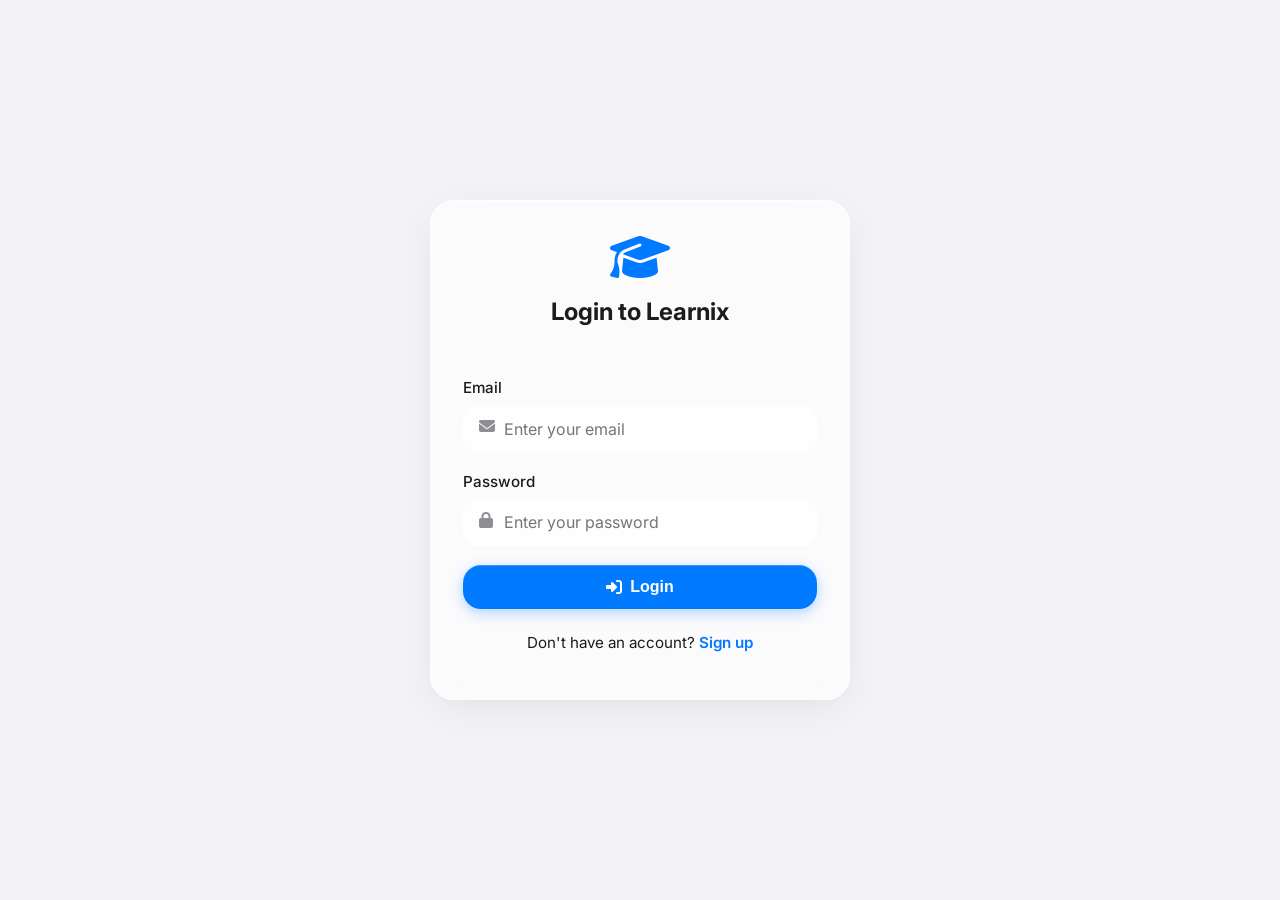
<file: src/main/resources/static/index.html>
<!DOCTYPE html>
<html>
<head>
    <meta http-equiv="refresh" content="0; url=login.html" />
    <title>Redirecting to Login...</title>
</head>
<body>
    <p>If you are not redirected automatically, follow this <a href="login.html">link to login</a>.</p>
</body>
</html>
</file>
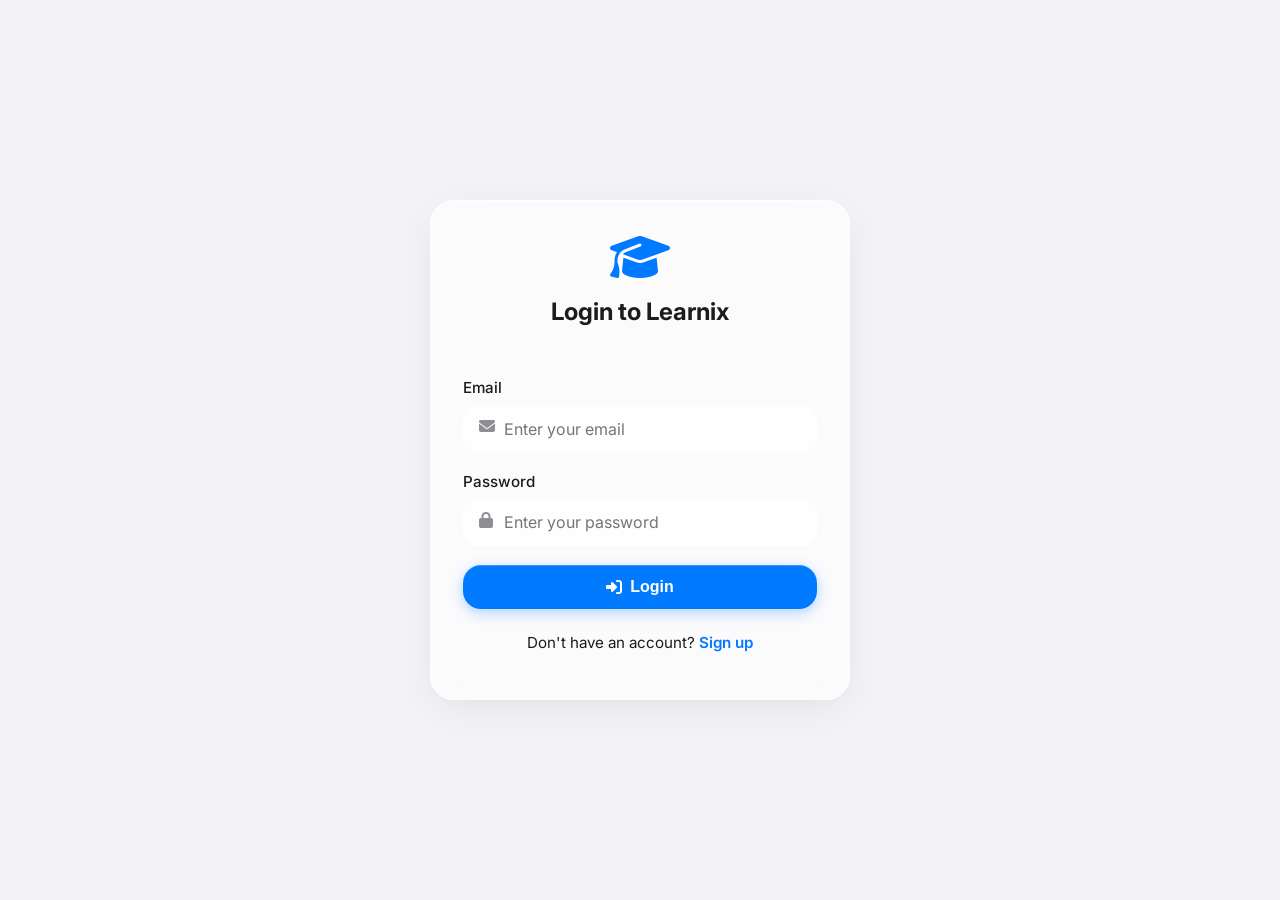
<file: src/main/resources/static/add-task.html>
<!DOCTYPE html>
<html lang="en">
<head>
    <meta charset="UTF-8">
    <meta name="viewport" content="width=device-width, initial-scale=1.0">
    <title>Add Task - Learnix</title>
    <link rel="stylesheet" href="css/style.css">
    <link rel="stylesheet" href="https://cdnjs.cloudflare.com/ajax/libs/font-awesome/6.4.0/css/all.min.css">
</head>
<body>
    <aside class="sidebar glass">
        <h1><i class="fa-solid fa-graduation-cap"></i> Learnix</h1>
        <div class="nav-links">
            <span id="userNameDisplay">Welcome!</span>
            <a href="dashboard.html"><i class="fa-solid fa-chart-pie"></i> Dashboard</a>
            <a href="subjects.html"><i class="fa-solid fa-book"></i> Subjects</a>
            <a href="calendar.html"><i class="fa-solid fa-calendar-days"></i> Calendar</a>
            <a href="solo-study.html"><i class="fa-solid fa-headphones"></i> Solo Study Mode</a>
            <a href="#" id="profileBtn"><i class="fa-solid fa-user-circle"></i> Profile</a>
            
            <div class="theme-toggle-container">
                <span id="themeLabel" class="theme-toggle-label"><i class="fa-solid fa-sun"></i> Light Mode</span>
                <label class="ios-switch">
                    <input type="checkbox" id="themeToggle">
                    <span class="slider"></span>
                </label>
            </div>
        </div>
    </aside>

    <main class="main-content">
        <div class="container" style="display: flex; justify-content: center; align-items: center; min-height: 80vh;">
            <div class="card glass" style="width: 100%; max-width: 500px;">
                <div class="text-center" style="margin-bottom: 2rem;">
                    <i class="fa-solid fa-list-check" style="font-size: 3rem; color: var(--primary-color);"></i>
                    <h2 style="margin-top: 1rem;">Add New Task</h2>
                </div>
                <form id="addTaskForm">
                    <input type="hidden" id="subjectId">
                    <div class="form-group" id="subjectSelectGroup">
                        <label>Subject</label>
                        <i class="fa-solid fa-book input-icon"></i>
                        <select id="subjectSelect">
                        </select>
                    </div>
                    <div class="form-group">
                        <label>Task Title</label>
                        <i class="fa-solid fa-heading input-icon"></i>
                        <input type="text" id="title" required placeholder="e.g. Read chapter 5">
                    </div>
                    <div class="form-group">
                        <label>Deadline</label>
                        <i class="fa-solid fa-calendar-days input-icon"></i>
                        <input type="date" id="deadline" required>
                    </div>
                    <div class="form-group">
                        <label>Priority</label>
                        <i class="fa-solid fa-flag input-icon"></i>
                        <select id="priority" required>
                            <option value="HIGH">High Priority</option>
                            <option value="MEDIUM">Medium Priority</option>
                            <option value="LOW">Low Priority</option>
                        </select>
                    </div>
                    <button type="submit" class="btn btn-block"><i class="fa-solid fa-plus"></i> Add Task</button>
                </form>
            </div>
        </div>
    </main>

    <script src="js/app.js"></script>
    <script>
        document.addEventListener('DOMContentLoaded', async () => {
            const urlParams = new URLSearchParams(window.location.search);
            const subjectId = urlParams.get('subjectId');
            const date = urlParams.get('date');
            
            if (date) {
                document.getElementById('deadline').value = date;
            }

            if (subjectId) {
                document.getElementById('subjectId').value = subjectId;
                document.getElementById('subjectSelectGroup').style.display = 'none';
            } else {
                const user = JSON.parse(localStorage.getItem('user'));
                if (!user) return window.location.href = 'login.html';
                
                try {
                    const res = await fetch(`/api/subjects/user/${user.id}`);
                    const subjects = await res.json();
                    
                    if(subjects.length === 0) {
                        alert('Please create a subject first!');
                        window.location.href = 'subjects.html';
                        return;
                    }
                    
                    const select = document.getElementById('subjectSelect');
                    subjects.forEach(s => {
                        const option = document.createElement('option');
                        option.value = s.id;
                        option.textContent = s.name;
                        select.appendChild(option);
                    });
                } catch(e) {
                    console.error('Error fetching subjects', e);
                }
            }
        });

        document.getElementById('addTaskForm').addEventListener('submit', async (e) => {
            e.preventDefault();
            const subjectId = document.getElementById('subjectId').value || document.getElementById('subjectSelect').value;
            const title = document.getElementById('title').value;
            const deadline = document.getElementById('deadline').value;
            const priority = document.getElementById('priority').value;

            const response = await fetch(`/api/tasks/subject/${subjectId}`, {
                method: 'POST',
                headers: { 'Content-Type': 'application/json' },
                body: JSON.stringify({ title, deadline, priority })
            });

            if (response.ok) {
                window.location.href = 'dashboard.html';
            } else {
                alert('Error adding task');
            }
        });
    </script>
    <!-- Profile Modal -->
    <div class="modal-overlay" id="profileModal">
        <div class="modal-content card glass">
            <div class="calendar-header" style="margin-bottom: 1rem;">
                <h3 style="margin: 0;">Profile</h3>
                <button class="btn" id="closeProfileBtn" style="padding: 0.2rem 0.5rem;"><i class="fa-solid fa-xmark"></i></button>
            </div>
            <div class="profile-header" style="text-align: center; margin-bottom: 1.5rem;">
                <div class="avatar-container" style="position: relative; display: inline-block;">
                    <img id="profileAvatarImg" src="" alt="Avatar" style="width: 80px; height: 80px; border-radius: 50%; object-fit: cover; display: none; border: 2px solid var(--primary-color);">
                    <i id="profileAvatarIcon" class="fa-solid fa-user-circle fa-4x" style="color: var(--primary-color);"></i>
                    <label for="profilePicUpload" class="avatar-edit-btn" style="position: absolute; bottom: 0; right: -5px; background: var(--primary-color); color: white; border-radius: 50%; width: 28px; height: 28px; display: flex; align-items: center; justify-content: center; cursor: pointer; border: 2px solid var(--card-bg); box-shadow: 0 2px 5px rgba(0,0,0,0.2);">
                        <i class="fa-solid fa-camera" style="font-size: 0.8rem;"></i>
                    </label>
                    <input type="file" id="profilePicUpload" accept="image/*" style="display: none;">
                </div>
                <h2 style="margin-top: 1rem; margin-bottom: 0.2rem;" id="profileNameDisplay">Student</h2>
                <p style="margin: 0; color: var(--text-secondary); font-size: 0.85rem;">Official: <span id="profileOfficialNameDisplay">Student</span></p>
            </div>
            <div class="form-group">
                <label><i class="fa-solid fa-user"></i> Display Name</label>
                <input type="text" id="profileDisplayName" class="ios-input" placeholder="How you want to be called">
            </div>
            <div class="form-group">
                <label><i class="fa-solid fa-graduation-cap"></i> Grade / Year</label>
                <input type="text" id="profileGrade" class="ios-input" placeholder="e.g., 10th Grade, Sophomore">
            </div>
            <div class="form-group">
                <label><i class="fa-solid fa-id-badge"></i> Student Status</label>
                <input type="text" id="profileStatus" class="ios-input" placeholder="e.g., Full-time, Part-time">
            </div>
            <div class="form-group">
                <label><i class="fa-solid fa-clock"></i> Total Study Time</label>
                <div class="stat-card glass" style="text-align: center; padding: 1rem; margin-top: 0.5rem; min-height: 80px;">
                    <p id="profileTotalTime" style="font-size: 1.5rem; font-weight: bold; color: var(--primary-color);">0h 0m</p>
                </div>
            </div>
            <button id="saveProfileBtn" class="btn btn-block" style="margin-top: 1rem;"><i class="fa-solid fa-save"></i> Save Profile</button>
            <button id="modalLogoutBtn" class="btn btn-danger btn-block" style="margin-top: 0.5rem;"><i class="fa-solid fa-arrow-right-from-bracket"></i> Logout</button>
            <button id="modalDeleteAccountBtn" class="btn btn-block" style="margin-top: 0.5rem; background: transparent; border: 1px solid var(--danger-color); color: var(--danger-color);"><i class="fa-solid fa-user-xmark"></i> Delete Account</button>
        </div>
    </div>
</body>
</html>
</file>
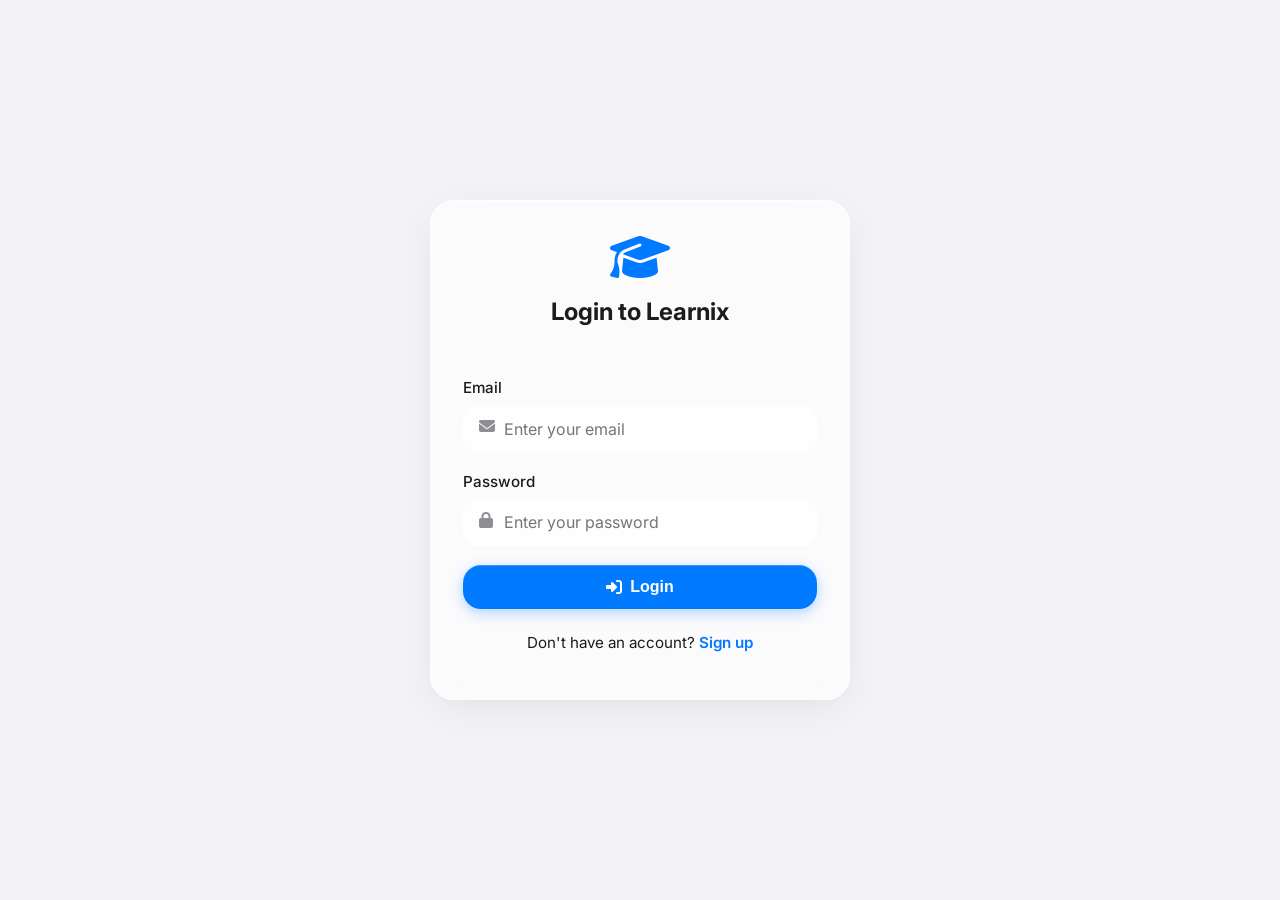
<file: src/main/resources/static/calendar.html>
<!DOCTYPE html>
<html lang="en">
<head>
    <meta charset="UTF-8">
    <meta name="viewport" content="width=device-width, initial-scale=1.0">
    <title>Calendar - Learnix</title>
    <link rel="stylesheet" href="css/style.css">
    <link rel="stylesheet" href="https://cdnjs.cloudflare.com/ajax/libs/font-awesome/6.4.0/css/all.min.css">
</head>
<body>
    <aside class="sidebar glass">
        <h1><i class="fa-solid fa-graduation-cap"></i> Learnix</h1>
        <div class="nav-links">
            <span id="userNameDisplay">Welcome!</span>
            <a href="dashboard.html"><i class="fa-solid fa-chart-pie"></i> Dashboard</a>
            <a href="subjects.html"><i class="fa-solid fa-book"></i> Subjects</a>
            <a href="calendar.html" class="active"><i class="fa-solid fa-calendar-days"></i> Calendar</a>
            <a href="solo-study.html"><i class="fa-solid fa-headphones"></i> Solo Study Mode</a>
            <a href="#" id="profileBtn"><i class="fa-solid fa-user-circle"></i> Profile</a>
            
            <div class="theme-toggle-container">
                <span id="themeLabel" class="theme-toggle-label"><i class="fa-solid fa-sun"></i> Light Mode</span>
                <label class="ios-switch">
                    <input type="checkbox" id="themeToggle">
                    <span class="slider"></span>
                </label>
            </div>
        </div>
    </aside>

    <main class="main-content">
        <div class="container fade-in">
            <h2 style="margin-bottom: 2rem;"><i class="fa-solid fa-calendar-days"></i> My Schedule</h2>
            
            <div class="grid" style="grid-template-columns: repeat(auto-fit, minmax(300px, 1fr)); gap: 1.5rem; align-items: start;">
                <div class="card glass slide-up-fade-in" style="margin-bottom: 0; flex: 2; min-width: 60%;">
                    <div class="calendar-header">
                    <button id="prevMonthBtn"><i class="fa-solid fa-chevron-left"></i></button>
                    <h3 id="currentMonthYear" style="margin: 0; font-size: 1.5rem;">Month Year</h3>
                    <button id="nextMonthBtn"><i class="fa-solid fa-chevron-right"></i></button>
                </div>
                
                <div class="calendar-grid">
                    <div class="calendar-day-header">Sun</div>
                    <div class="calendar-day-header">Mon</div>
                    <div class="calendar-day-header">Tue</div>
                    <div class="calendar-day-header">Wed</div>
                    <div class="calendar-day-header">Thu</div>
                    <div class="calendar-day-header">Fri</div>
                    <div class="calendar-day-header">Sat</div>
                </div>
                <div class="calendar-grid" id="calendarDays">
                    <!-- Days will be generated by JS -->
                </div>
            </div>
            
            <div class="card glass slide-up-fade-in" style="animation-delay: 0.1s; flex: 1; min-width: 30%;">
                <h3 style="margin-top: 0;"><i class="fa-solid fa-bell" style="color: var(--warning-color);"></i> Upcoming Events</h3>
                <div id="upcomingEventsContainer" style="display: flex; flex-direction: column; gap: 10px; margin-top: 1rem;">
                    <p style="color: var(--text-secondary); font-size: 0.9rem;">Loading upcoming tasks...</p>
                </div>
            </div>
        </div>
        </div>
    </main>

    <!-- Modal for showing tasks on a clicked date -->
    <div class="modal-overlay" id="dateTasksModal">
        <div class="modal-content card glass">
            <div style="display: flex; justify-content: space-between; align-items: center; margin-bottom: 1rem;">
                <h3 id="modalDateTitle" style="margin: 0;">Tasks</h3>
                <button id="closeModalBtn" style="background: none; border: none; color: var(--text-color); font-size: 1.2rem; cursor: pointer;"><i class="fa-solid fa-xmark"></i></button>
            </div>
            <ul class="task-list" id="modalTaskList">
                <!-- Tasks will be populated here -->
            </ul>
            <div style="margin-top: 1.5rem; text-align: center;">
                <button id="modalAddTaskBtn" class="btn"><i class="fa-solid fa-plus"></i> Add Task for this date</button>
            </div>
        </div>
    </div>

    <script src="js/app.js"></script>
    <script>
        document.addEventListener('DOMContentLoaded', () => {
            if (typeof initCalendar === 'function') {
                initCalendar();
            }
        });
    </script>
    <!-- Profile Modal -->
    <div class="modal-overlay" id="profileModal">
        <div class="modal-content card glass">
            <div class="calendar-header" style="margin-bottom: 1rem;">
                <h3 style="margin: 0;">Profile</h3>
                <button class="btn" id="closeProfileBtn" style="padding: 0.2rem 0.5rem;"><i class="fa-solid fa-xmark"></i></button>
            </div>
            <div class="profile-header" style="text-align: center; margin-bottom: 1.5rem;">
                <div class="avatar-container" style="position: relative; display: inline-block;">
                    <img id="profileAvatarImg" src="" alt="Avatar" style="width: 80px; height: 80px; border-radius: 50%; object-fit: cover; display: none; border: 2px solid var(--primary-color);">
                    <i id="profileAvatarIcon" class="fa-solid fa-user-circle fa-4x" style="color: var(--primary-color);"></i>
                    <label for="profilePicUpload" class="avatar-edit-btn" style="position: absolute; bottom: 0; right: -5px; background: var(--primary-color); color: white; border-radius: 50%; width: 28px; height: 28px; display: flex; align-items: center; justify-content: center; cursor: pointer; border: 2px solid var(--card-bg); box-shadow: 0 2px 5px rgba(0,0,0,0.2);">
                        <i class="fa-solid fa-camera" style="font-size: 0.8rem;"></i>
                    </label>
                    <input type="file" id="profilePicUpload" accept="image/*" style="display: none;">
                </div>
                <h2 style="margin-top: 1rem; margin-bottom: 0.2rem;" id="profileNameDisplay">Student</h2>
                <p style="margin: 0; color: var(--text-secondary); font-size: 0.85rem;">Official: <span id="profileOfficialNameDisplay">Student</span></p>
            </div>
            <div class="form-group">
                <label><i class="fa-solid fa-user"></i> Display Name</label>
                <input type="text" id="profileDisplayName" class="ios-input" placeholder="How you want to be called">
            </div>
            <div class="form-group">
                <label><i class="fa-solid fa-graduation-cap"></i> Grade / Year</label>
                <input type="text" id="profileGrade" class="ios-input" placeholder="e.g., 10th Grade, Sophomore">
            </div>
            <div class="form-group">
                <label><i class="fa-solid fa-id-badge"></i> Student Status</label>
                <input type="text" id="profileStatus" class="ios-input" placeholder="e.g., Full-time, Part-time">
            </div>
            <div class="form-group">
                <label><i class="fa-solid fa-clock"></i> Total Study Time</label>
                <div class="stat-card glass" style="text-align: center; padding: 1rem; margin-top: 0.5rem; min-height: 80px;">
                    <p id="profileTotalTime" style="font-size: 1.5rem; font-weight: bold; color: var(--primary-color);">0h 0m</p>
                </div>
            </div>
            <button id="saveProfileBtn" class="btn btn-block" style="margin-top: 1rem;"><i class="fa-solid fa-save"></i> Save Profile</button>
            <button id="modalLogoutBtn" class="btn btn-danger btn-block" style="margin-top: 0.5rem;"><i class="fa-solid fa-arrow-right-from-bracket"></i> Logout</button>
            <button id="modalDeleteAccountBtn" class="btn btn-block" style="margin-top: 0.5rem; background: transparent; border: 1px solid var(--danger-color); color: var(--danger-color);"><i class="fa-solid fa-user-xmark"></i> Delete Account</button>
        </div>
    </div>
    <div class="floating-ai-btn" onclick="alert('AI Assistant features coming soon!')" title="Ask AI">
        <i class="fa-solid fa-sparkles"></i>
    </div>
</body>
</html>
</file>
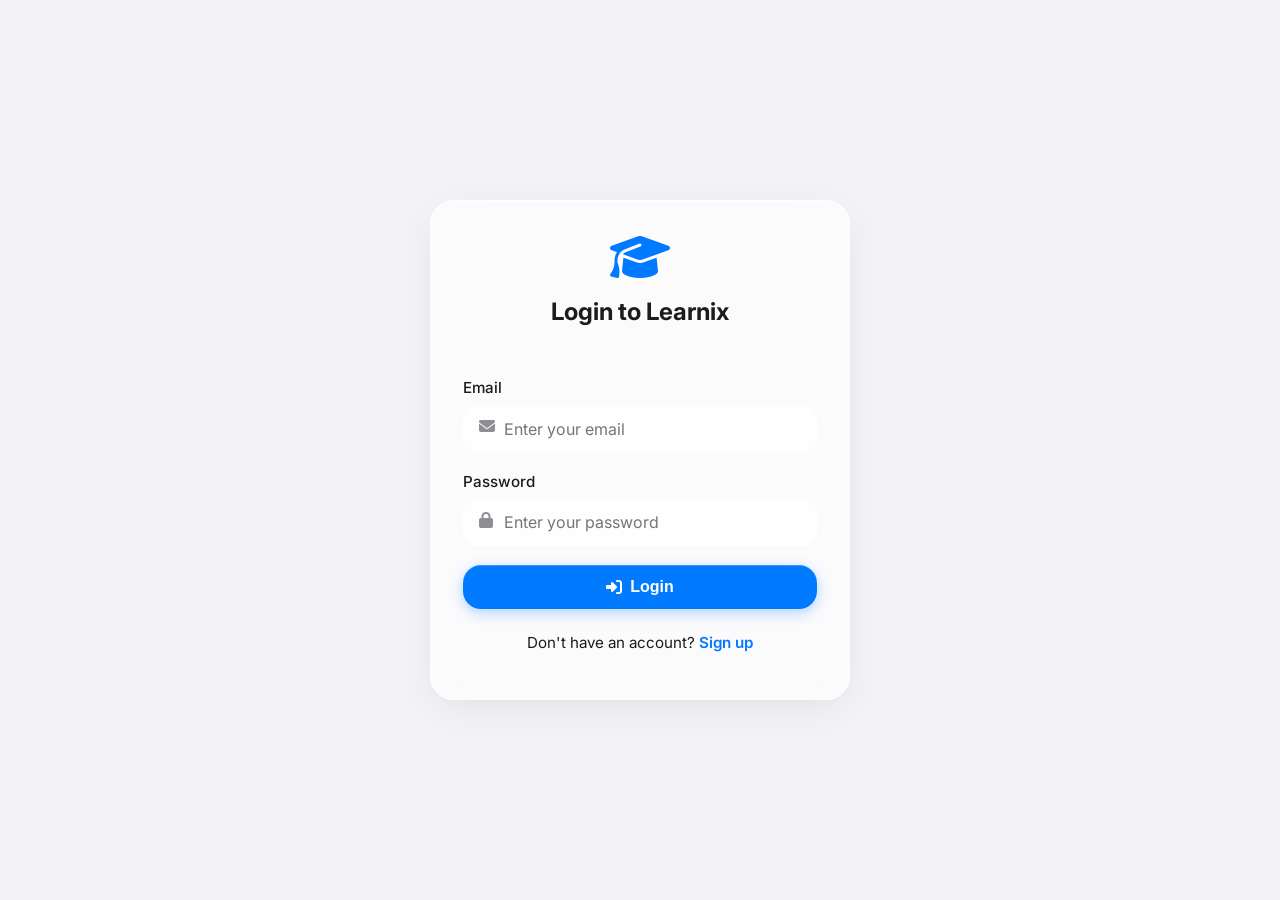
<file: src/main/resources/static/dashboard.html>
<!DOCTYPE html>
<html lang="en">
<head>
    <meta charset="UTF-8">
    <meta name="viewport" content="width=device-width, initial-scale=1.0">
    <title>Dashboard - Learnix</title>
    <link rel="stylesheet" href="css/style.css">
    <link rel="stylesheet" href="https://cdnjs.cloudflare.com/ajax/libs/font-awesome/6.4.0/css/all.min.css">
</head>
<body>
    <aside class="sidebar glass">
        <h1><i class="fa-solid fa-graduation-cap"></i> Learnix</h1>
        <div class="nav-links">
            <span id="userNameDisplay">Welcome!</span>
            <a href="dashboard.html" class="active"><i class="fa-solid fa-chart-pie"></i> Dashboard</a>
            <a href="subjects.html"><i class="fa-solid fa-book"></i> Subjects</a>
            <a href="calendar.html"><i class="fa-solid fa-calendar-days"></i> Calendar</a>
            <a href="solo-study.html"><i class="fa-solid fa-headphones"></i> Solo Study Mode</a>
            <a href="#" id="profileBtn"><i class="fa-solid fa-user-circle"></i> Profile</a>
            
            <div class="theme-toggle-container">
                <span id="themeLabel" class="theme-toggle-label"><i class="fa-solid fa-sun"></i> Light Mode</span>
                <label class="ios-switch">
                    <input type="checkbox" id="themeToggle">
                    <span class="slider"></span>
                </label>
            </div>
        </div>
    </aside>

    <main class="main-content">
        <div class="container dashboard-shell">
            <section class="dashboard-hero glass fade-in">
                <div>
                    <p class="eyebrow">Study Command Center</p>
                    <h2 id="dashboardGreeting">Ready for today?</h2>
                    <p id="dashboardSummary">Loading your study plan...</p>
                </div>
                <div class="quick-actions">
                    <a href="subjects.html" class="btn btn-secondary"><i class="fa-solid fa-book-open"></i> Subjects</a>
                    <a href="add-task.html" class="btn"><i class="fa-solid fa-plus"></i> New Task</a>
                </div>
            </section>
            
            <div class="grid dashboard-stats">
                <div class="stat-card glass">
                    <i class="fa-solid fa-list-check"></i>
                    <h3>Total Tasks</h3>
                    <p id="totalTasks">0</p>
                </div>
                <div class="stat-card glass">
                    <i class="fa-solid fa-check-circle" style="color: var(--success-color)"></i>
                    <h3>Completed</h3>
                    <p id="completedTasks">0</p>
                </div>
                <div class="stat-card glass">
                    <i class="fa-solid fa-clock" style="color: var(--warning-color)"></i>
                    <h3>Pending</h3>
                    <p id="pendingTasks">0</p>
                </div>
            </div>
            
            <section class="dashboard-panels">
                <div class="card glass progress-panel">
                    <div>
                        <p class="eyebrow">Completion</p>
                        <h3><i class="fa-solid fa-bolt"></i> Overall Progress</h3>
                    </div>
                    <div class="progress-bar">
                        <div class="progress-fill" id="progressBar" style="width: 0%"></div>
                    </div>
                    <p id="progressText" class="progress-copy">0% completed</p>
                </div>

                <div class="card glass smart-suggestions" id="smartSuggestions">
                    <div>
                        <p class="eyebrow">Next Best Move</p>
                        <h3><i class="fa-solid fa-lightbulb"></i> Smart Suggestions</h3>
                    </div>
                    <div id="suggestionContent" class="suggestion-stack">Loading suggestions...</div>
                </div>
            </section>

            <div class="section-heading">
                <div>
                    <p class="eyebrow">Subjects</p>
                    <h3>Task Boards</h3>
                </div>
                <a href="subjects.html" class="text-link">View analytics <i class="fa-solid fa-arrow-right"></i></a>
            </div>
            <div class="grid subject-task-grid" id="subjectsContainer">
                <!-- Subjects and their tasks will be loaded here -->
            </div>
        </div>
    </main>

    <script src="js/app.js"></script>
    <script>
        document.addEventListener('DOMContentLoaded', loadDashboard);
    </script>
    <!-- Profile Modal -->
    <div class="modal-overlay" id="profileModal">
        <div class="modal-content card glass">
            <div class="calendar-header" style="margin-bottom: 1rem;">
                <h3 style="margin: 0;">Profile</h3>
                <button class="btn" id="closeProfileBtn" style="padding: 0.2rem 0.5rem;"><i class="fa-solid fa-xmark"></i></button>
            </div>
            <div class="profile-header" style="text-align: center; margin-bottom: 1.5rem;">
                <div class="avatar-container" style="position: relative; display: inline-block;">
                    <img id="profileAvatarImg" src="" alt="Avatar" style="width: 80px; height: 80px; border-radius: 50%; object-fit: cover; display: none; border: 2px solid var(--primary-color);">
                    <i id="profileAvatarIcon" class="fa-solid fa-user-circle fa-4x" style="color: var(--primary-color);"></i>
                    <label for="profilePicUpload" class="avatar-edit-btn" style="position: absolute; bottom: 0; right: -5px; background: var(--primary-color); color: white; border-radius: 50%; width: 28px; height: 28px; display: flex; align-items: center; justify-content: center; cursor: pointer; border: 2px solid var(--card-bg); box-shadow: 0 2px 5px rgba(0,0,0,0.2);">
                        <i class="fa-solid fa-camera" style="font-size: 0.8rem;"></i>
                    </label>
                    <input type="file" id="profilePicUpload" accept="image/*" style="display: none;">
                </div>
                <h2 style="margin-top: 1rem; margin-bottom: 0.2rem;" id="profileNameDisplay">Student</h2>
                <p style="margin: 0; color: var(--text-secondary); font-size: 0.85rem;">Official: <span id="profileOfficialNameDisplay">Student</span></p>
            </div>
            <div class="form-group">
                <label><i class="fa-solid fa-user"></i> Display Name</label>
                <input type="text" id="profileDisplayName" class="ios-input" placeholder="How you want to be called">
            </div>
            <div class="form-group">
                <label><i class="fa-solid fa-graduation-cap"></i> Grade / Year</label>
                <input type="text" id="profileGrade" class="ios-input" placeholder="e.g., 10th Grade, Sophomore">
            </div>
            <div class="form-group">
                <label><i class="fa-solid fa-id-badge"></i> Student Status</label>
                <input type="text" id="profileStatus" class="ios-input" placeholder="e.g., Full-time, Part-time">
            </div>
            <div class="form-group">
                <label><i class="fa-solid fa-clock"></i> Total Study Time</label>
                <div class="stat-card glass" style="text-align: center; padding: 1rem; margin-top: 0.5rem; min-height: 80px;">
                    <p id="profileTotalTime" style="font-size: 1.5rem; font-weight: bold; color: var(--primary-color);">0h 0m</p>
                </div>
            </div>
            <button id="saveProfileBtn" class="btn btn-block" style="margin-top: 1rem;"><i class="fa-solid fa-save"></i> Save Profile</button>
            <button id="modalLogoutBtn" class="btn btn-danger btn-block" style="margin-top: 0.5rem;"><i class="fa-solid fa-arrow-right-from-bracket"></i> Logout</button>
            <button id="modalDeleteAccountBtn" class="btn btn-block" style="margin-top: 0.5rem; background: transparent; border: 1px solid var(--danger-color); color: var(--danger-color);"><i class="fa-solid fa-user-xmark"></i> Delete Account</button>
        </div>
    </div>

    <div class="floating-ai-btn" onclick="alert('AI Assistant features coming soon!')" title="Ask AI">
        <i class="fa-solid fa-sparkles"></i>
    </div>
</body>
</html>
</file>
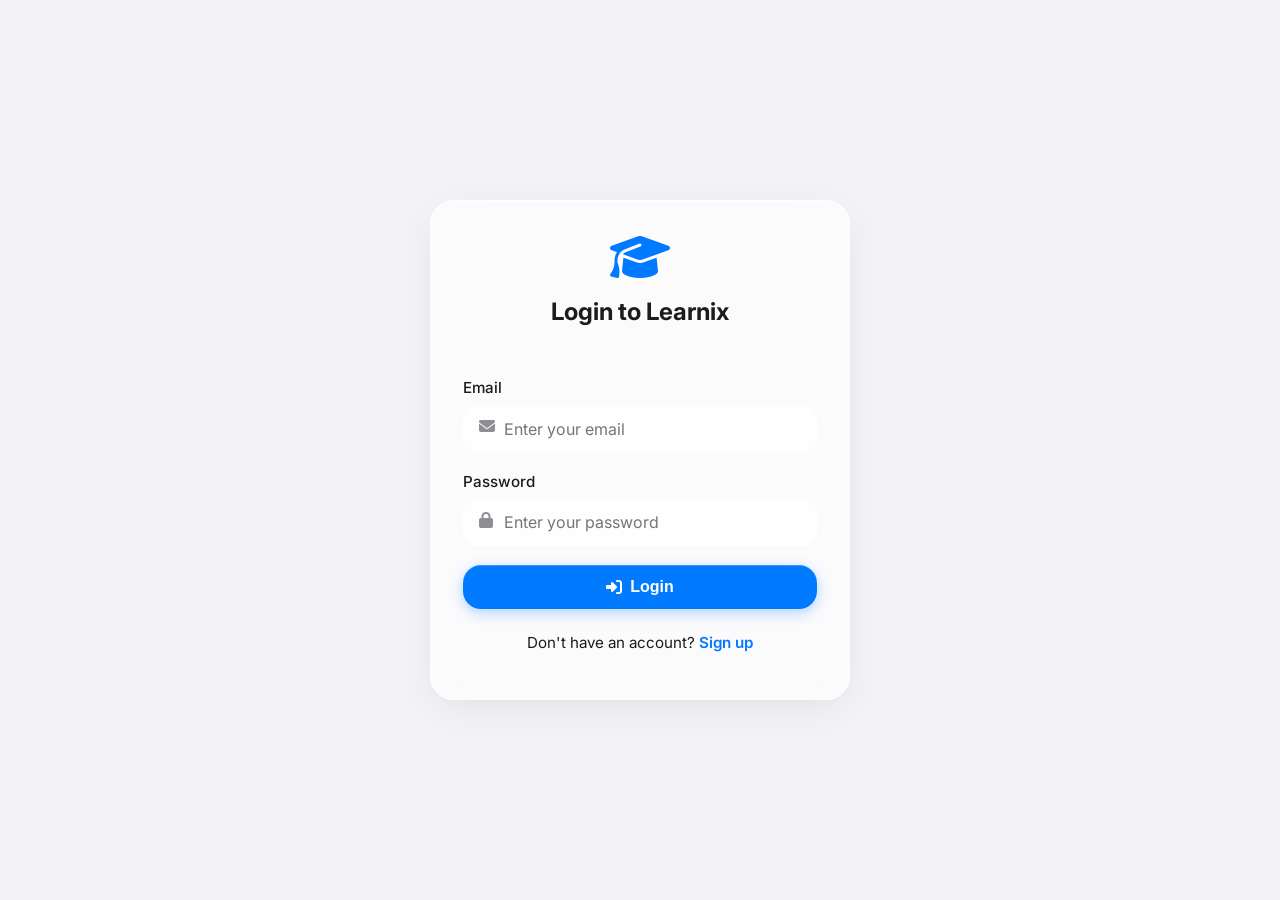
<file: src/main/resources/static/login.html>
<!DOCTYPE html>
<html lang="en">
<head>
    <meta charset="UTF-8">
    <meta name="viewport" content="width=device-width, initial-scale=1.0">
    <title>Login - Learnix</title>
    <link rel="stylesheet" href="css/style.css">
    <link rel="stylesheet" href="https://cdnjs.cloudflare.com/ajax/libs/font-awesome/6.4.0/css/all.min.css">
</head>
<body class="auth-page">
    <div class="auth-container">
        <div class="card glass">
            <div class="text-center" style="margin-bottom: 2rem;">
                <i class="fa-solid fa-graduation-cap" style="font-size: 3rem; color: var(--primary-color);"></i>
                <h2 style="margin-top: 1rem;">Login to Learnix</h2>
            </div>
            <form id="loginForm">
                <div class="form-group">
                    <label>Email</label>
                    <i class="fa-solid fa-envelope input-icon"></i>
                    <input type="email" id="email" required placeholder="Enter your email">
                </div>
                <div class="form-group">
                    <label>Password</label>
                    <i class="fa-solid fa-lock input-icon"></i>
                    <input type="password" id="password" required placeholder="Enter your password">
                </div>
                <button type="submit" class="btn btn-block"><i class="fa-solid fa-right-to-bracket"></i> Login</button>
            </form>
            <p class="text-center" style="margin-top: 1.5rem; font-size: 0.95rem;">
                Don't have an account? <a href="signup.html" style="color: var(--primary-color); font-weight: 600; text-decoration: none;">Sign up</a>
            </p>
        </div>
    </div>
    <script src="js/app.js"></script>
</body>
</html>
</file>
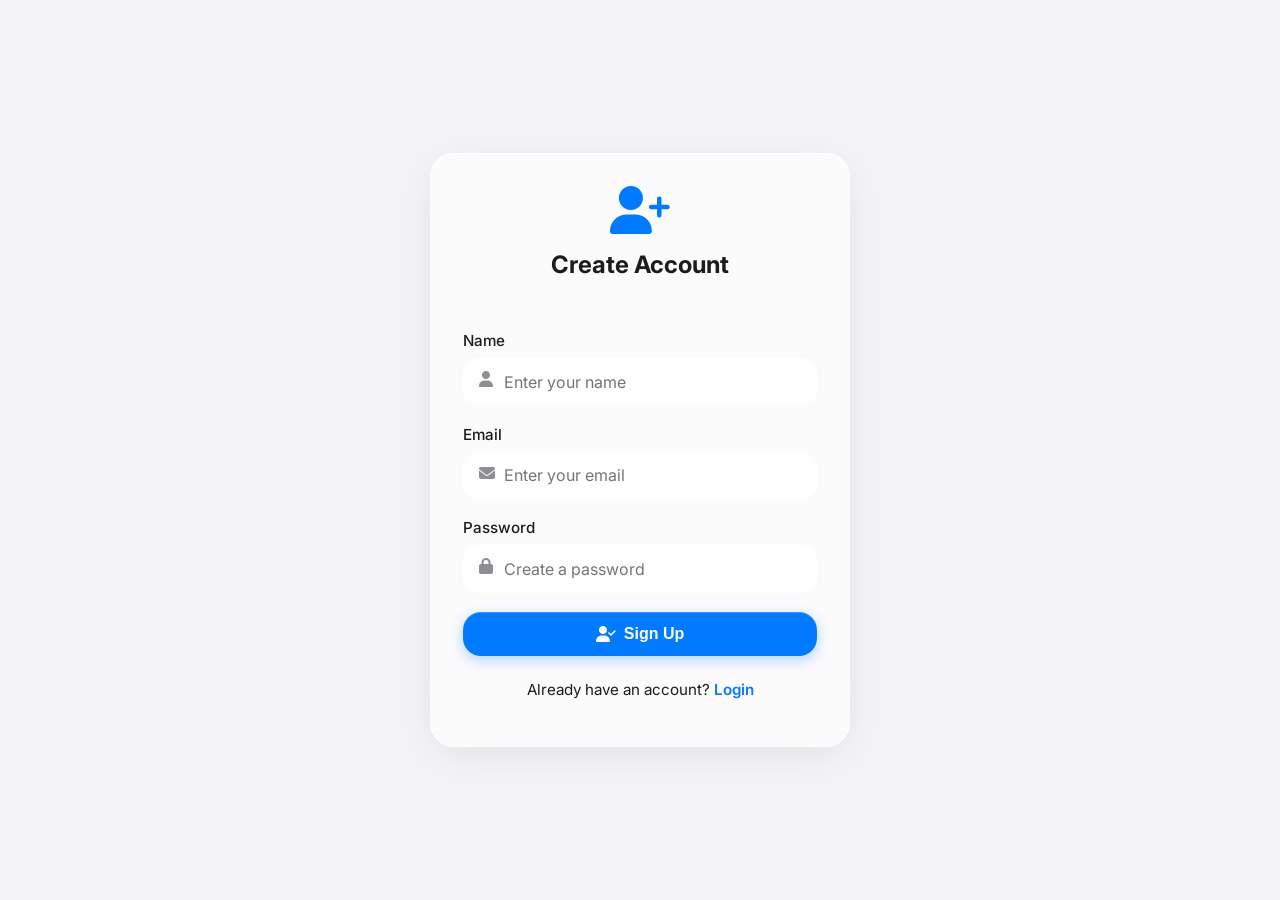
<file: src/main/resources/static/signup.html>
<!DOCTYPE html>
<html lang="en">
<head>
    <meta charset="UTF-8">
    <meta name="viewport" content="width=device-width, initial-scale=1.0">
    <title>Sign Up - Learnix</title>
    <link rel="stylesheet" href="css/style.css">
    <link rel="stylesheet" href="https://cdnjs.cloudflare.com/ajax/libs/font-awesome/6.4.0/css/all.min.css">
</head>
<body class="auth-page">
    <div class="auth-container">
        <div class="card glass">
            <div class="text-center" style="margin-bottom: 2rem;">
                <i class="fa-solid fa-user-plus" style="font-size: 3rem; color: var(--primary-color);"></i>
                <h2 style="margin-top: 1rem;">Create Account</h2>
            </div>
            <form id="signupForm">
                <div class="form-group">
                    <label>Name</label>
                    <i class="fa-solid fa-user input-icon"></i>
                    <input type="text" id="name" required placeholder="Enter your name">
                </div>
                <div class="form-group">
                    <label>Email</label>
                    <i class="fa-solid fa-envelope input-icon"></i>
                    <input type="email" id="email" required placeholder="Enter your email">
                </div>
                <div class="form-group">
                    <label>Password</label>
                    <i class="fa-solid fa-lock input-icon"></i>
                    <input type="password" id="password" required placeholder="Create a password">
                </div>
                <button type="submit" class="btn btn-block"><i class="fa-solid fa-user-check"></i> Sign Up</button>
            </form>
            <p class="text-center" style="margin-top: 1.5rem; font-size: 0.95rem;">
                Already have an account? <a href="login.html" style="color: var(--primary-color); font-weight: 600; text-decoration: none;">Login</a>
            </p>
        </div>
    </div>
    <script src="js/app.js"></script>
</body>
</html>
</file>
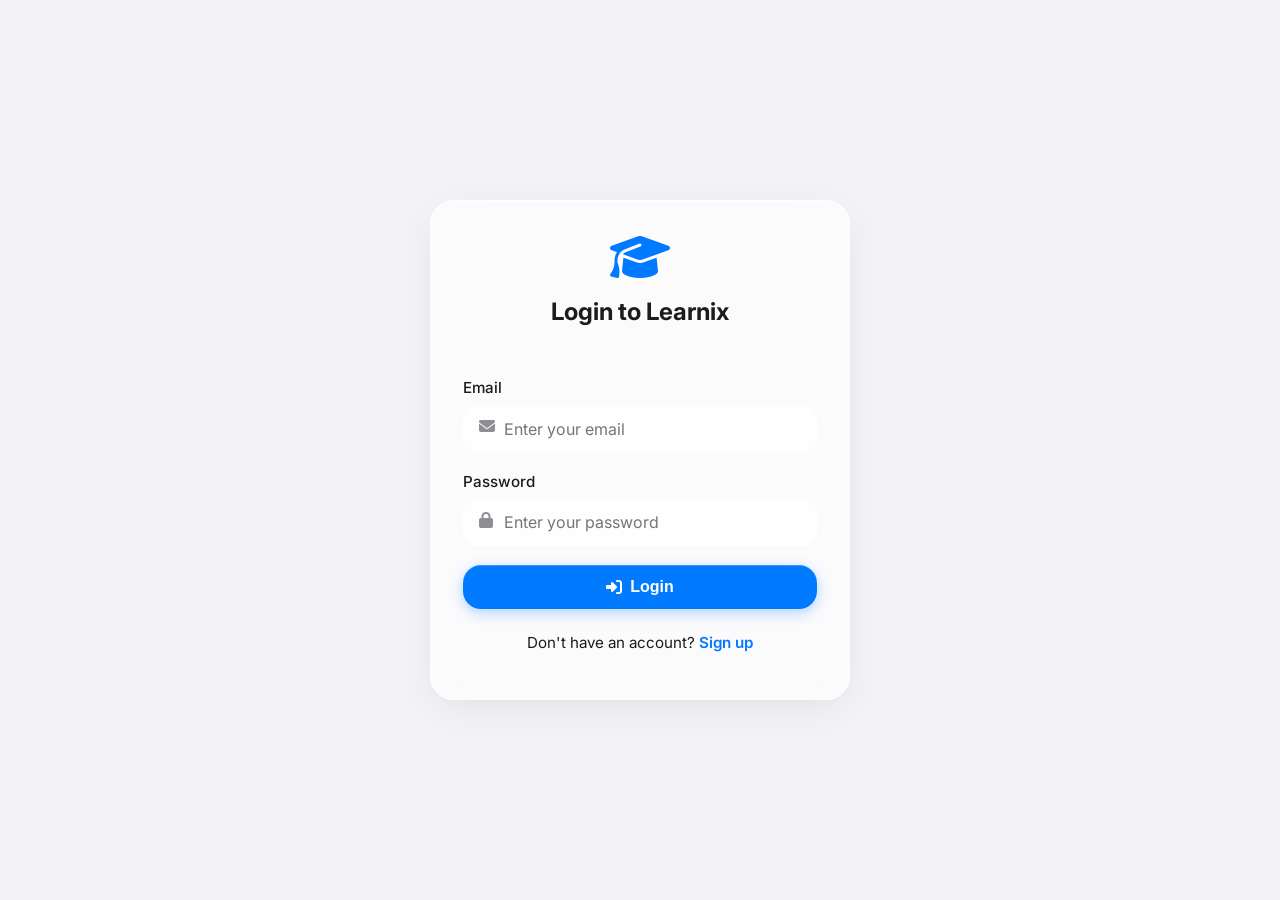
<file: src/main/resources/static/solo-study.html>
<!DOCTYPE html>
<html lang="en">
<head>
    <meta charset="UTF-8">
    <meta name="viewport" content="width=device-width, initial-scale=1.0">
    <title>Solo Study Mode - Learnix</title>
    <link rel="stylesheet" href="css/style.css">
    <link rel="stylesheet" href="https://cdnjs.cloudflare.com/ajax/libs/font-awesome/6.4.0/css/all.min.css">
</head>
<body>
    <!-- Background Media Layer -->
    <div class="bg-media-container">
        <video id="bgVideo" class="bg-video" autoplay loop muted playsinline>
            <source src="" type="video/mp4">
        </video>
    </div>
    <div class="bg-overlay"></div>

    <aside class="sidebar glass">
        <h1><i class="fa-solid fa-graduation-cap"></i> Learnix</h1>
        <div class="nav-links">
            <span id="userNameDisplay">Welcome!</span>
            <a href="dashboard.html"><i class="fa-solid fa-chart-pie"></i> Dashboard</a>
            <a href="subjects.html"><i class="fa-solid fa-book"></i> Subjects</a>
            <a href="calendar.html"><i class="fa-solid fa-calendar-days"></i> Calendar</a>
            <a href="solo-study.html" class="active"><i class="fa-solid fa-headphones"></i> Solo Study Mode</a>
            <a href="#" id="profileBtn"><i class="fa-solid fa-user-circle"></i> Profile</a>
            
            <div class="theme-toggle-container">
                <span id="themeLabel" class="theme-toggle-label"><i class="fa-solid fa-sun"></i> Light Mode</span>
                <label class="ios-switch">
                    <input type="checkbox" id="themeToggle">
                    <span class="slider"></span>
                </label>
            </div>
        </div>
    </aside>

    <main class="main-content">
        <div class="container">
            <h2 style="margin-bottom: 2rem;"><i class="fa-solid fa-headphones"></i> Solo Study Mode</h2>
            
            <div class="grid" style="grid-template-columns: repeat(auto-fit, minmax(300px, 1fr)); gap: 1.5rem;">
                
                <!-- Timer Card -->
                <div class="card glass" style="text-align: center; display: flex; flex-direction: column; justify-content: center; min-height: 400px;">
                    <h3><i class="fa-solid fa-stopwatch"></i> Focus Timer</h3>
                    <div class="timerDisplay" style="font-size: 4rem; font-weight: 700; color: var(--text-color); font-variant-numeric: tabular-nums; margin: 1rem 0; text-shadow: 0 4px 10px rgba(0,0,0,0.1); letter-spacing: -2px;">00:25:00</div>
                    
                    <div class="form-group" style="text-align: left; max-width: 250px; margin: 0 auto 1.5rem auto;">
                        <label style="font-size: 0.85rem; color: var(--text-secondary);"><i class="fa-solid fa-book"></i> Subject (Optional)</label>
                        <select id="timerSubjectSelect" style="padding-left: 1rem;">
                            <option value="">-- General Study --</option>
                        </select>
                    </div>
                    
                    <div class="timer-inputs">
                        <input type="number" id="timerHours" min="0" max="23" value="0" placeholder="HH"><span>:</span>
                        <input type="number" id="timerMinutes" min="0" max="59" value="25" placeholder="MM"><span>:</span>
                        <input type="number" id="timerSeconds" min="0" max="59" value="0" placeholder="SS">
                    </div>
                    
                    <div style="margin-bottom: 1.5rem; display: flex; justify-content: center; gap: 0.5rem;">
                        <button class="btn startTimerBtn" style="padding: 0.8rem 1.5rem; font-size: 1rem; border-radius: 20px;"><i class="fa-solid fa-play"></i> Start</button>
                        <button class="btn btn-danger pauseTimerBtn" style="display:none; padding: 0.8rem 1.5rem; font-size: 1rem; border-radius: 20px;"><i class="fa-solid fa-pause"></i> Pause</button>
                        <button class="btn resetTimerBtn" style="background: rgba(142, 142, 147, 0.2); color: var(--text-color); padding: 0.8rem 1.5rem; font-size: 1rem; border-radius: 20px;"><i class="fa-solid fa-rotate-right"></i> Reset</button>
                        <button class="btn showFloatingTimerBtn" style="background: rgba(142, 142, 147, 0.2); color: var(--text-color); padding: 0.8rem 1.1rem; font-size: 1rem; border-radius: 20px;" title="Show floating timer"><i class="fa-solid fa-up-right-from-square"></i></button>
                    </div>
                    
                    <div style="display: flex; justify-content: center; gap: 0.5rem; flex-wrap: wrap;">
                        <button class="btn" onclick="setCustomTimer(0, 25, 0)" style="background: transparent; color: var(--primary-color); border: 2px solid var(--primary-color); padding: 0.4rem 0.8rem; font-size: 0.85rem; box-shadow: none; border-radius: 16px;">25m</button>
                        <button class="btn" onclick="setCustomTimer(0, 5, 0)" style="background: transparent; color: var(--success-color); border: 2px solid var(--success-color); padding: 0.4rem 0.8rem; font-size: 0.85rem; box-shadow: none; border-radius: 16px;">5m</button>
                        <button class="btn" onclick="setCustomTimer(1, 0, 0)" style="background: transparent; color: var(--warning-color); border: 2px solid var(--warning-color); padding: 0.4rem 0.8rem; font-size: 0.85rem; box-shadow: none; border-radius: 16px;">1h</button>
                    </div>

                    <button class="btn" id="openFocusModeBtn" style="margin: 1.5rem auto 0 auto; padding: 0.75rem 1.2rem; border-radius: 18px; background: #111; color: #fff;">
                        <i class="fa-solid fa-expand"></i> Deep Focus
                    </button>
                </div>

                <!-- Subject Tracker Card -->
                <div class="card glass">
                    <h3><i class="fa-solid fa-chart-bar"></i> Subject Tracker</h3>
                    <p style="font-size: 0.85rem; color: var(--text-secondary); margin-bottom: 1rem;">Track your progress across subjects.</p>
                    <div id="subjectTrackerContainer" class="subject-tracker-list">
                        <!-- Populated by JS -->
                        <p style="color: var(--text-secondary); text-align: center; margin-top: 2rem;">Loading subjects...</p>
                    </div>
                </div>

                <!-- Sticky Notes Card -->
                <div class="card glass">
                    <h3><i class="fa-solid fa-note-sticky"></i> Quick Notes</h3>
                    <p style="font-size: 0.85rem; color: var(--text-secondary); margin-bottom: 1rem;">Your notes are saved automatically.</p>
                    <textarea id="stickyNote" class="sticky-note" placeholder="Jot down your thoughts, tasks, or study goals here..."></textarea>
                </div>
            </div>

            <!-- Ambience Selection -->
            <div class="card glass" style="margin-top: 2rem;">
                <h3 style="margin-bottom: 1.5rem;"><i class="fa-solid fa-palette"></i> Ambience & Backgrounds</h3>
                <div style="display: flex; gap: 1rem; flex-wrap: wrap;">
                    <button class="ambience-btn" data-theme="default"><i class="fa-solid fa-circle-half-stroke"></i> Default Glass</button>
                    <button class="ambience-btn" data-theme="bg-forest" data-video="media/video/forest.mp4"><i class="fa-solid fa-tree"></i> Deep Forest</button>
                    <button class="ambience-btn" data-theme="bg-rain" data-video="media/video/rain.mp4"><i class="fa-solid fa-cloud-rain"></i> Midnight Rain</button>
                    <button class="ambience-btn" data-theme="bg-space" data-video="media/video/space.mp4"><i class="fa-solid fa-user-astronaut"></i> Deep Space</button>
                </div>
                <div style="margin-top: 1.5rem; display: flex; align-items: center; justify-content: space-between; border-top: 1px solid var(--card-border); padding-top: 1rem;">
                    <div>
                        <h4 style="margin: 0; font-size: 0.95rem;">Ambience Sound</h4>
                        <p style="margin: 0; font-size: 0.8rem; color: var(--text-secondary);">Uses audio from the selected video background.</p>
                    </div>
                    <button id="toggleSoundBtn" class="btn" style="background: var(--input-bg); color: var(--text-color); border: 1px solid var(--card-border); border-radius: 50%; width: 45px; height: 45px; display: flex; justify-content: center; align-items: center;">
                        <i class="fa-solid fa-volume-xmark" id="soundIcon"></i>
                    </button>
                </div>
            </div>

        </div>
    </main>

    <div class="focus-setup-overlay" id="focusSetupModal">
        <div class="focus-setup card glass">
            <div class="calendar-header" style="margin-bottom: 1rem;">
                <h3 style="margin: 0;"><i class="fa-solid fa-bullseye"></i> Deep Focus</h3>
                <button class="btn" id="closeFocusSetupBtn" style="padding: 0.2rem 0.5rem;"><i class="fa-solid fa-xmark"></i></button>
            </div>
            <div class="focus-setup-grid">
                <div class="form-group focus-sessions-control">
                    <label>Sessions: <span id="focusSessionsCount">4</span></label>
                    <input type="range" id="focusSessionsInput" min="1" max="12" value="4">
                </div>
                <div class="form-group">
                    <label>Focus Minutes</label>
                    <input type="number" id="focusMinutesInput" class="ios-input" min="1" max="180" value="25">
                </div>
                <div class="form-group">
                    <label>Short Break Minutes</label>
                    <input type="number" id="shortBreakMinutesInput" class="ios-input" min="1" max="60" value="5">
                </div>
                <div class="form-group">
                    <label>Long Break Minutes</label>
                    <input type="number" id="longBreakMinutesInput" class="ios-input" min="1" max="120" value="15">
                </div>
            </div>
            <div class="focus-plan-section">
                <div class="focus-plan-legend">
                    <span><i class="focus-dot focus"></i> Focus</span>
                    <span><i class="focus-dot short"></i> Short break</span>
                    <span><i class="focus-dot long"></i> Long break</span>
                </div>
                <div class="focus-plan-bar" id="focusPlanBar"></div>
                <p class="focus-plan-hint">Click slots to switch between focus, short break, long break, and empty.</p>
            </div>
            <button class="btn btn-block" id="startFocusModeBtn"><i class="fa-solid fa-play"></i> Start Deep Focus</button>
        </div>
    </div>

    <div class="focus-mode-screen" id="focusModeScreen">
        <button class="focus-exit-btn" id="exitFocusModeBtn" title="Exit Deep Focus"><i class="fa-solid fa-xmark"></i></button>
        <div class="focus-mode-content">
            <p id="focusModePhase">Deep Focus</p>
            <div class="focusModeTimerDisplay">00:25:00</div>
            <span id="focusModeProgress">Session 1 of 4</span>
        </div>
    </div>

    <script src="js/app.js"></script>
    <script>
        document.addEventListener('DOMContentLoaded', () => {
            // Fill user name
            const userStr = localStorage.getItem('user');
            if (!userStr) {
                window.location.href = 'login.html';
                return;
            }
            const user = JSON.parse(userStr);
            const userNameDisplay = document.getElementById('userNameDisplay');
            if (typeof loadSubjectTracker === 'function') {
                loadSubjectTracker();
            }
        });
    </script>
    <!-- Profile Modal -->
    <div class="modal-overlay" id="profileModal">
        <div class="modal-content card glass">
            <div class="calendar-header" style="margin-bottom: 1rem;">
                <h3 style="margin: 0;">Profile</h3>
                <button class="btn" id="closeProfileBtn" style="padding: 0.2rem 0.5rem;"><i class="fa-solid fa-xmark"></i></button>
            </div>
            <div class="profile-header" style="text-align: center; margin-bottom: 1.5rem;">
                <div class="avatar-container" style="position: relative; display: inline-block;">
                    <img id="profileAvatarImg" src="" alt="Avatar" style="width: 80px; height: 80px; border-radius: 50%; object-fit: cover; display: none; border: 2px solid var(--primary-color);">
                    <i id="profileAvatarIcon" class="fa-solid fa-user-circle fa-4x" style="color: var(--primary-color);"></i>
                    <label for="profilePicUpload" class="avatar-edit-btn" style="position: absolute; bottom: 0; right: -5px; background: var(--primary-color); color: white; border-radius: 50%; width: 28px; height: 28px; display: flex; align-items: center; justify-content: center; cursor: pointer; border: 2px solid var(--card-bg); box-shadow: 0 2px 5px rgba(0,0,0,0.2);">
                        <i class="fa-solid fa-camera" style="font-size: 0.8rem;"></i>
                    </label>
                    <input type="file" id="profilePicUpload" accept="image/*" style="display: none;">
                </div>
                <h2 style="margin-top: 1rem; margin-bottom: 0.2rem;" id="profileNameDisplay">Student</h2>
                <p style="margin: 0; color: var(--text-secondary); font-size: 0.85rem;">Official: <span id="profileOfficialNameDisplay">Student</span></p>
            </div>
            <div class="form-group">
                <label><i class="fa-solid fa-user"></i> Display Name</label>
                <input type="text" id="profileDisplayName" class="ios-input" placeholder="How you want to be called">
            </div>
            <div class="form-group">
                <label><i class="fa-solid fa-graduation-cap"></i> Grade / Year</label>
                <input type="text" id="profileGrade" class="ios-input" placeholder="e.g., 10th Grade, Sophomore">
            </div>
            <div class="form-group">
                <label><i class="fa-solid fa-id-badge"></i> Student Status</label>
                <input type="text" id="profileStatus" class="ios-input" placeholder="e.g., Full-time, Part-time">
            </div>
            <div class="form-group">
                <label><i class="fa-solid fa-clock"></i> Total Study Time</label>
                <div class="stat-card glass" style="text-align: center; padding: 1rem; margin-top: 0.5rem; min-height: 80px;">
                    <p id="profileTotalTime" style="font-size: 1.5rem; font-weight: bold; color: var(--primary-color);">0h 0m</p>
                </div>
            </div>
            <button id="saveProfileBtn" class="btn btn-block" style="margin-top: 1rem;"><i class="fa-solid fa-save"></i> Save Profile</button>
            <button id="modalLogoutBtn" class="btn btn-danger btn-block" style="margin-top: 0.5rem;"><i class="fa-solid fa-arrow-right-from-bracket"></i> Logout</button>
            <button id="modalDeleteAccountBtn" class="btn btn-block" style="margin-top: 0.5rem; background: transparent; border: 1px solid var(--danger-color); color: var(--danger-color);"><i class="fa-solid fa-user-xmark"></i> Delete Account</button>
        </div>
    </div>
    <div class="floating-ai-btn" onclick="alert('AI Assistant features coming soon!')" title="Ask AI">
        <i class="fa-solid fa-sparkles"></i>
    </div>
</body>
</html>
</file>
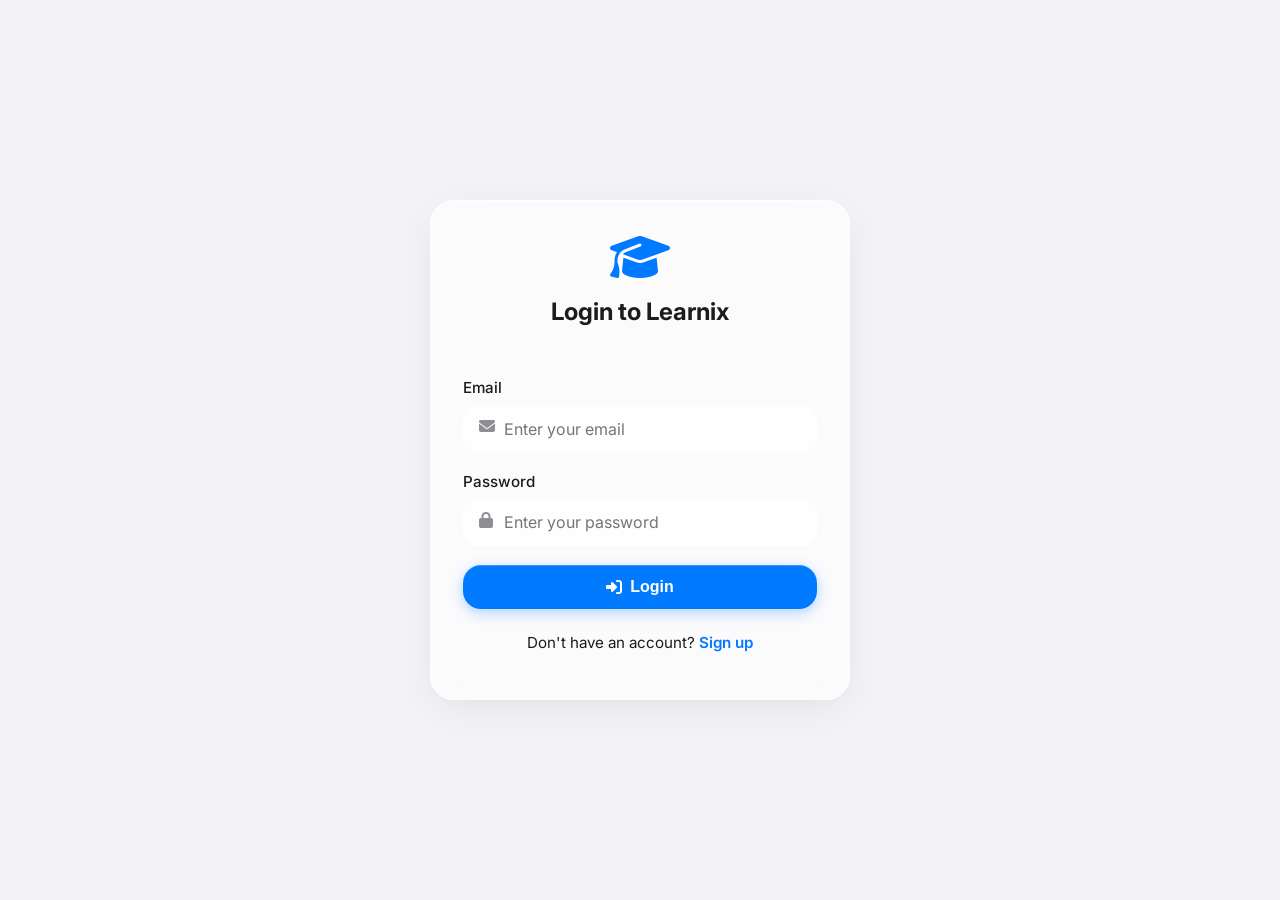
<file: src/main/resources/static/subjects.html>
<!DOCTYPE html>
<html lang="en">
<head>
    <meta charset="UTF-8">
    <meta name="viewport" content="width=device-width, initial-scale=1.0">
    <title>Subjects - Learnix</title>
    <link rel="stylesheet" href="css/style.css">
    <link rel="stylesheet" href="https://cdnjs.cloudflare.com/ajax/libs/font-awesome/6.4.0/css/all.min.css">
</head>
<body>
    <aside class="sidebar glass">
        <h1><i class="fa-solid fa-graduation-cap"></i> Learnix</h1>
        <div class="nav-links">
            <span id="userNameDisplay">Welcome!</span>
            <a href="dashboard.html"><i class="fa-solid fa-chart-pie"></i> Dashboard</a>
            <a href="subjects.html" class="active"><i class="fa-solid fa-book"></i> Subjects</a>
            <a href="calendar.html"><i class="fa-solid fa-calendar-days"></i> Calendar</a>
            <a href="solo-study.html"><i class="fa-solid fa-headphones"></i> Solo Study Mode</a>
            <a href="#" id="profileBtn"><i class="fa-solid fa-user-circle"></i> Profile</a>
            
            <div class="theme-toggle-container">
                <span id="themeLabel" class="theme-toggle-label"><i class="fa-solid fa-sun"></i> Light Mode</span>
                <label class="ios-switch">
                    <input type="checkbox" id="themeToggle">
                    <span class="slider"></span>
                </label>
            </div>
        </div>
    </aside>

    <main class="main-content">
        <div class="container fade-in">
            <div style="display: flex; justify-content: space-between; align-items: center; margin-bottom: 2rem;">
                <h2><i class="fa-solid fa-book-open"></i> Subjects Dashboard</h2>
                <button class="btn" id="openAddSubjectBtn"><i class="fa-solid fa-plus"></i> Add Subject</button>
            </div>
            
            <!-- Overall Subjects Analytics -->
            <div class="card glass" style="margin-bottom: 2rem; display: flex; align-items: center; justify-content: space-between; flex-wrap: wrap; gap: 20px;">
                <div style="flex: 1; min-width: 250px;">
                    <h3><i class="fa-solid fa-chart-line"></i> Overall Progress</h3>
                    <p style="color: var(--text-secondary); margin-bottom: 1rem;">Track your performance across all subjects.</p>
                    <div class="stats-row" style="display: flex; gap: 20px;">
                        <div>
                            <span style="font-size: 2rem; font-weight: bold; color: var(--primary-color);" id="overallTotalSubjects">0</span>
                            <p style="margin: 0; font-size: 0.9rem; color: var(--text-secondary);">Subjects</p>
                        </div>
                        <div>
                            <span style="font-size: 2rem; font-weight: bold; color: var(--success-color);" id="overallCompletedTasks">0</span>
                            <p style="margin: 0; font-size: 0.9rem; color: var(--text-secondary);">Completed</p>
                        </div>
                        <div>
                            <span style="font-size: 2rem; font-weight: bold; color: var(--warning-color);" id="overallPendingTasks">0</span>
                            <p style="margin: 0; font-size: 0.9rem; color: var(--text-secondary);">Pending</p>
                        </div>
                    </div>
                </div>
                
                <div class="circular-progress-container">
                    <svg class="circular-chart" viewBox="0 0 36 36">
                        <path class="circle-bg"
                            d="M18 2.0845
                            a 15.9155 15.9155 0 0 1 0 31.831
                            a 15.9155 15.9155 0 0 1 0 -31.831"
                        />
                        <path class="circle" id="overallCircularProgress"
                            stroke-dasharray="0, 100"
                            d="M18 2.0845
                            a 15.9155 15.9155 0 0 1 0 31.831
                            a 15.9155 15.9155 0 0 1 0 -31.831"
                        />
                        <text x="18" y="20.35" class="percentage" id="overallPercentageText">0%</text>
                    </svg>
                </div>
            </div>

            <!-- Advanced Analytics Row -->
            <div class="grid" style="margin-bottom: 2rem;">
                <div class="card glass slide-up-fade-in" style="display: flex; flex-direction: column; align-items: center;">
                    <h3 style="margin-top: 0;"><i class="fa-solid fa-chart-pie"></i> Subject Distribution</h3>
                    <div class="pie-chart" id="subjectPieChart" style="margin-top: 1rem;"></div>
                    <p style="font-size: 0.85rem; color: var(--text-secondary); margin-top: 1.5rem; text-align: center;">Tasks per subject proportion.</p>
                </div>
                <div class="card glass slide-up-fade-in" style="display: flex; flex-direction: column;">
                    <h3 style="margin-top: 0;"><i class="fa-solid fa-chart-column"></i> Task Completion</h3>
                    <div class="chart-container" id="subjectBarChart">
                        <!-- Bars dynamically loaded -->
                    </div>
                </div>
            </div>

            <!-- Subject Cards Grid -->
            <div class="grid" id="subjectsDashboardContainer">
                <p style="color: var(--text-secondary);">Loading subjects...</p>
            </div>
        </div>
    </main>

    <!-- Add Subject Modal -->
    <div class="modal-overlay" id="addSubjectModal">
        <div class="modal-content card glass">
            <div class="calendar-header" style="margin-bottom: 1rem;">
                <h3 style="margin: 0;">Add New Subject</h3>
                <button class="btn" id="closeAddSubjectBtn" style="padding: 0.2rem 0.5rem;"><i class="fa-solid fa-xmark"></i></button>
            </div>
            <form id="addSubjectForm">
                <div class="form-group">
                    <label>Subject Name</label>
                    <i class="fa-solid fa-tag input-icon"></i>
                    <input type="text" id="newSubjectName" required placeholder="e.g. Mathematics, History">
                </div>
                <button type="submit" class="btn btn-block"><i class="fa-solid fa-plus"></i> Save Subject</button>
            </form>
        </div>
    </div>

    <!-- Profile Modal (copied for consistency) -->
    <div class="modal-overlay" id="profileModal">
        <div class="modal-content card glass">
            <div class="calendar-header" style="margin-bottom: 1rem;">
                <h3 style="margin: 0;">Profile</h3>
                <button class="btn" id="closeProfileBtn" style="padding: 0.2rem 0.5rem;"><i class="fa-solid fa-xmark"></i></button>
            </div>
            <div class="profile-header" style="text-align: center; margin-bottom: 1.5rem;">
                <div class="avatar-container" style="position: relative; display: inline-block;">
                    <img id="profileAvatarImg" src="" alt="Avatar" style="width: 80px; height: 80px; border-radius: 50%; object-fit: cover; display: none; border: 2px solid var(--primary-color);">
                    <i id="profileAvatarIcon" class="fa-solid fa-user-circle fa-4x" style="color: var(--primary-color);"></i>
                    <label for="profilePicUpload" class="avatar-edit-btn" style="position: absolute; bottom: 0; right: -5px; background: var(--primary-color); color: white; border-radius: 50%; width: 28px; height: 28px; display: flex; align-items: center; justify-content: center; cursor: pointer; border: 2px solid var(--card-bg); box-shadow: 0 2px 5px rgba(0,0,0,0.2);">
                        <i class="fa-solid fa-camera" style="font-size: 0.8rem;"></i>
                    </label>
                    <input type="file" id="profilePicUpload" accept="image/*" style="display: none;">
                </div>
                <h2 style="margin-top: 1rem; margin-bottom: 0.2rem;" id="profileNameDisplay">Student</h2>
                <p style="margin: 0; color: var(--text-secondary); font-size: 0.85rem;">Official: <span id="profileOfficialNameDisplay">Student</span></p>
            </div>
            <div class="form-group">
                <label><i class="fa-solid fa-user"></i> Display Name</label>
                <input type="text" id="profileDisplayName" class="ios-input" placeholder="How you want to be called">
            </div>
            <div class="form-group">
                <label><i class="fa-solid fa-graduation-cap"></i> Grade / Year</label>
                <input type="text" id="profileGrade" class="ios-input" placeholder="e.g., 10th Grade, Sophomore">
            </div>
            <div class="form-group">
                <label><i class="fa-solid fa-id-badge"></i> Student Status</label>
                <input type="text" id="profileStatus" class="ios-input" placeholder="e.g., Full-time, Part-time">
            </div>
            <div class="form-group">
                <label><i class="fa-solid fa-clock"></i> Total Study Time</label>
                <div class="stat-card glass" style="text-align: center; padding: 1rem; margin-top: 0.5rem; min-height: 80px;">
                    <p id="profileTotalTime" style="font-size: 1.5rem; font-weight: bold; color: var(--primary-color);">0h 0m</p>
                </div>
            </div>
            <button id="saveProfileBtn" class="btn btn-block" style="margin-top: 1rem;"><i class="fa-solid fa-save"></i> Save Profile</button>
            <button id="modalLogoutBtn" class="btn btn-danger btn-block" style="margin-top: 0.5rem;"><i class="fa-solid fa-arrow-right-from-bracket"></i> Logout</button>
            <button id="modalDeleteAccountBtn" class="btn btn-block" style="margin-top: 0.5rem; background: transparent; border: 1px solid var(--danger-color); color: var(--danger-color);"><i class="fa-solid fa-user-xmark"></i> Delete Account</button>
        </div>
    </div>

    <script src="js/app.js"></script>
    <script>
        document.addEventListener('DOMContentLoaded', () => {
            if (typeof loadSubjectsDashboard === 'function') {
                loadSubjectsDashboard();
            }
        });
    </script>
    <div class="floating-ai-btn" onclick="alert('AI Assistant features coming soon!')" title="Ask AI">
        <i class="fa-solid fa-sparkles"></i>
    </div>
</body>
</html>
</file>
<file: src/main/resources/static/css/style.css>
@import url('https://fonts.googleapis.com/css2?family=Inter:wght@300;400;500;600;700&display=swap');

:root {
    /* Light Mode Variables (Default) */
    --primary-color: #007aff; /* iOS Blue */
    --primary-dark: #005bb5;
    --background-start: #f2f2f7; /* iOS Light Gray */
    --background-end: #ffffff;
    --text-color: #1c1c1e;
    --text-secondary: #8e8e93;
    --card-bg: rgba(255, 255, 255, 0.65);
    --card-border: rgba(255, 255, 255, 0.8);
    --input-bg: rgba(255, 255, 255, 0.7);
    --input-focus-bg: rgba(255, 255, 255, 1);
    --sidebar-hover: rgba(0, 0, 0, 0.05);
    
    --danger-color: #ff3b30; /* iOS Red */
    --warning-color: #ff9500; /* iOS Orange */
    --success-color: #34c759; /* iOS Green */
}

body.dark-mode,
body.dark {
    /* Dark Mode Variables */
    --primary-color: #0a84ff; /* iOS Dark Mode Blue */
    --primary-dark: #007aff;
    --background-start: #000000; /* iOS True Black */
    --background-end: #1c1c1e; /* iOS Dark Gray */
    --text-color: #f5f5f7;
    --text-secondary: #aeaeb2;
    --card-bg: rgba(28, 28, 30, 0.65);
    --card-border: rgba(255, 255, 255, 0.1);
    --input-bg: rgba(255, 255, 255, 0.1);
    --input-focus-bg: rgba(255, 255, 255, 0.15);
    --sidebar-hover: rgba(255, 255, 255, 0.1);
}

/* Ambience Backgrounds */
body.bg-forest { --background-start: #2b5876; --background-end: #4e4376; }
body.bg-rain { --background-start: #141e30; --background-end: #243b55; }
body.bg-space { --background-start: #0f2027; --background-end: #203a43; }

/* Background Media Layer */
.bg-media-container {
    position: fixed;
    top: 0;
    left: 0;
    width: 100vw;
    height: 100vh;
    z-index: -2;
    overflow: hidden;
    pointer-events: none;
    background: var(--background-start);
}

.bg-video {
    width: 100%;
    height: 100%;
    object-fit: cover;
    opacity: 0;
    transition: opacity 1s ease-in-out;
}

.bg-video.active {
    opacity: 1;
}

.bg-overlay {
    position: fixed;
    top: 0;
    left: 0;
    width: 100vw;
    height: 100vh;
    z-index: -1;
    background: rgba(0, 0, 0, 0.4);
    backdrop-filter: blur(5px);
    -webkit-backdrop-filter: blur(5px);
    pointer-events: none;
    opacity: 0;
    transition: opacity 1s ease-in-out, background 0.6s ease-in-out, backdrop-filter 0.6s ease-in-out;
}

body.has-video-bg .bg-overlay {
    opacity: 1;
}

body.bg-video-loading .bg-overlay {
    background: rgba(255, 255, 255, 0.58);
    backdrop-filter: blur(8px);
    -webkit-backdrop-filter: blur(8px);
}

body.dark-mode.bg-video-loading .bg-overlay,
body.dark.bg-video-loading .bg-overlay {
    background: rgba(0, 0, 0, 0.72);
    backdrop-filter: blur(8px);
    -webkit-backdrop-filter: blur(8px);
}

* {
    box-sizing: border-box;
}

body {
    font-family: -apple-system, BlinkMacSystemFont, 'SF Pro Display', 'Inter', sans-serif;
    background: linear-gradient(135deg, var(--background-start) 0%, var(--background-end) 100%);
    background-attachment: fixed;
    color: var(--text-color);
    margin: 0;
    padding: 0;
    display: flex;
    min-height: 100vh;
    transition: background 0.8s ease, color 0.3s ease;
}

/* Premium Glassmorphism utility */
.glass {
    background: var(--card-bg);
    backdrop-filter: blur(30px);
    -webkit-backdrop-filter: blur(30px);
    border: 1px solid var(--card-border);
    box-shadow: 
        0 10px 40px -10px rgba(0,0,0,0.1),
        inset 0 1px 0 rgba(255,255,255,0.4),
        inset 0 0 20px rgba(255,255,255,0.05);
}

.dark-mode .glass,
.dark .glass {
    box-shadow: 
        0 10px 40px -10px rgba(0,0,0,0.5),
        inset 0 1px 0 rgba(255,255,255,0.1),
        inset 0 0 20px rgba(255,255,255,0.02);
}

/* Sidebar Navigation */
.sidebar {
    width: 260px;
    height: 100vh;
    position: fixed;
    top: 0;
    left: 0;
    display: flex;
    flex-direction: column;
    padding: 2rem 1rem;
    box-sizing: border-box;
    z-index: 100;
    transition: background 0.3s ease, border-color 0.3s ease;
    border-right: 1px solid var(--card-border);
}

.sidebar h1 {
    margin: 0 0 2rem 1rem;
    font-size: 1.8rem;
    font-weight: 700;
    color: var(--text-color);
    display: flex;
    align-items: center;
    gap: 10px;
}

.sidebar h1 i { color: var(--primary-color); }

.nav-links {
    display: flex;
    flex-direction: column;
    gap: 0.5rem;
    flex: 1;
}

.nav-links span {
    margin: 0 0 1rem 1rem;
    font-weight: 600;
    color: var(--text-secondary);
    font-size: 0.9rem;
}

.nav-links a {
    color: var(--text-color);
    text-decoration: none;
    padding: 0.8rem 1rem;
    border-radius: 16px;
    font-weight: 500;
    transition: all 0.3s ease;
    display: flex;
    align-items: center;
    gap: 12px;
}

.nav-links a:hover, .nav-links a.active {
    background: var(--sidebar-hover);
    transform: translateX(5px);
}

.nav-links a i {
    width: 20px;
    text-align: center;
    font-size: 1.1rem;
    color: var(--primary-color);
}

#logoutBtn { color: var(--danger-color); }
#logoutBtn i { color: var(--danger-color); }

.theme-toggle-container {
    margin-top: auto;
    display: flex;
    align-items: center;
    gap: 10px;
    justify-content: space-between;
    padding: 0.8rem 1rem;
    color: var(--text-color);
    font-weight: 500;
}

.theme-toggle-container .theme-toggle-label {
    display: flex;
    align-items: center;
    gap: 10px;
    margin: 0;
    color: var(--text-color);
    font-size: 0.9rem;
    font-weight: 500;
    line-height: 1;
}

.ios-switch {
    position: relative;
    display: inline-block;
    width: 50px;
    height: 30px;
    flex: 0 0 auto;
}

.ios-switch input { 
    opacity: 0;
    width: 0;
    height: 0;
}

.slider {
    position: relative;
    display: block;
    cursor: pointer;
    width: 100%;
    height: 100%;
    background-color: #e5e5ea; /* iOS Unchecked */
    transition: .4s cubic-bezier(0.4, 0.0, 0.2, 1);
    border-radius: 30px;
}
.dark-mode .ios-switch .slider,
.dark .ios-switch .slider {
    background-color: #34c759; /* iOS Checked Green */
}

.slider:before {
    position: absolute;
    content: "";
    height: 26px;
    width: 26px;
    left: 2px;
    top: 50%;
    transform: translateY(-50%);
    background-color: white;
    transition: .4s cubic-bezier(0.4, 0.0, 0.2, 1);
    border-radius: 50%;
    box-shadow: 0 3px 8px rgba(0,0,0,0.15), 0 1px 1px rgba(0,0,0,0.16), 0 3px 1px rgba(0,0,0,0.1);
}

.ios-switch input:checked + .slider {
    background-color: #34c759;
}

.ios-switch input:checked + .slider:before {
    transform: translate(20px, -50%);
}

/* Main Content Area */
.main-content {
    margin-left: 260px;
    flex: 1;
    padding: 2rem;
    max-width: calc(100% - 260px);
    box-sizing: border-box;
}

.container {
    max-width: 1200px;
    margin: 0 auto;
}

/* Auth Pages */
.auth-page { justify-content: center; align-items: center; margin-left: 0; max-width: 100%; padding: 1rem; }
.auth-container { width: 100%; max-width: 420px; }

/* Cards */
.card {
    border-radius: 24px;
    padding: 2rem;
    transition: transform 0.3s cubic-bezier(0.175, 0.885, 0.32, 1.275), box-shadow 0.3s ease;
    color: var(--text-color);
    width: 100%;
    max-width: 100%;
    margin: 0;
    display: flex;
    flex-direction: column;
    overflow: hidden;
}

.grid {
    display: grid;
    grid-template-columns: repeat(auto-fit, minmax(300px, 1fr));
    gap: 20px;
    width: 100%;
}

.card:hover {
    transform: translateY(-4px) scale(1.01);
    box-shadow: 0 16px 40px rgba(0, 0, 0, 0.12), inset 0 0 0 1px rgba(255, 255, 255, 0.2);
}

/* Forms */
.form-group { margin-bottom: 1.2rem; position: relative; }
.form-group label { display: block; margin-bottom: 0.5rem; font-weight: 500; font-size: 0.95rem; }
.form-group input, .form-group select, .form-group textarea {
    width: 100%;
    padding: 0.8rem 1rem 0.8rem 2.5rem;
    background: var(--input-bg);
    border: 1px solid var(--card-border);
    border-radius: 16px;
    box-sizing: border-box;
    font-family: inherit;
    font-size: 1rem;
    transition: all 0.3s ease;
    color: var(--text-color);
}
.form-group i.input-icon { position: absolute; left: 1rem; top: 2.5rem; color: var(--text-secondary); }
.form-group input:focus, .form-group select:focus, .form-group textarea:focus {
    outline: none;
    border-color: var(--primary-color);
    background: var(--input-focus-bg);
    box-shadow: 0 0 0 4px rgba(0, 122, 255, 0.2);
}

/* Textarea specifically for Sticky Notes */
.sticky-note {
    width: 100%;
    height: 300px;
    resize: none;
    padding: 1.5rem;
    background: var(--input-bg);
    border: 1px solid var(--card-border);
    border-radius: 20px;
    color: var(--text-color);
    font-family: 'Inter', inherit;
    font-size: 1.1rem;
    line-height: 1.6;
    transition: all 0.3s ease;
    box-shadow: inset 0 2px 4px rgba(0,0,0,0.02);
}
.sticky-note:focus {
    outline: none;
    background: var(--input-focus-bg);
    border-color: var(--warning-color);
    box-shadow: 0 0 0 4px rgba(255, 149, 0, 0.2);
}

/* Buttons */
.btn {
    background: var(--primary-color);
    color: white;
    border: none;
    padding: 0.8rem 1.5rem;
    border-radius: 18px; /* iOS rounded button style */
    cursor: pointer;
    font-size: 1rem;
    font-weight: 600;
    transition: all 0.2s ease-in-out;
    text-decoration: none;
    display: inline-flex;
    align-items: center;
    justify-content: center;
    gap: 8px;
    box-shadow: 0 4px 14px rgba(0, 122, 255, 0.3), inset 0 1px 0 rgba(255,255,255,0.2);
}

.btn:hover {
    transform: translateY(-2px) scale(1.02);
    box-shadow: 0 8px 20px rgba(0, 122, 255, 0.4);
    background: var(--primary-dark);
}

.btn:active { transform: translateY(1px) scale(0.96); }

.btn-danger {
    background: var(--danger-color);
    box-shadow: 0 4px 12px rgba(255, 59, 48, 0.3);
}
.btn-danger:hover {
    background: #d32f2f;
    box-shadow: 0 8px 20px rgba(255, 59, 48, 0.4);
}
.btn-block { width: 100%; }

/* Ambience Buttons */
.ambience-btn {
    background: var(--card-bg);
    border: 1px solid var(--card-border);
    color: var(--text-color);
    padding: 0.8rem 1.2rem;
    border-radius: 24px;
    cursor: pointer;
    font-size: 0.95rem;
    font-weight: 500;
    transition: all 0.3s cubic-bezier(0.175, 0.885, 0.32, 1.275);
    display: inline-flex;
    align-items: center;
    gap: 10px;
}
.ambience-btn:hover, .ambience-btn.active {
    background: var(--primary-color);
    color: white;
    border-color: var(--primary-color);
    transform: translateY(-3px) scale(1.05);
    box-shadow: 0 8px 20px rgba(0, 122, 255, 0.4);
}

/* Grid & Stats */
.grid { display: grid; grid-template-columns: repeat(auto-fit, minmax(250px, 1fr)); gap: 1.5rem; }
.stat-card {
    border-radius: 24px;
    padding: 1.8rem;
    text-align: center;
    transition: transform 0.3s cubic-bezier(0.175, 0.885, 0.32, 1.275), box-shadow 0.3s ease;
    display: flex;
    flex-direction: column;
    align-items: center;
    justify-content: center;
    gap: 0.8rem;
    color: var(--text-color);
    position: relative;
    overflow: hidden;
}
.stat-card::before {
    content: '';
    position: absolute;
    top: -50%;
    left: -50%;
    width: 200%;
    height: 200%;
    background: radial-gradient(circle, rgba(255,255,255,0.2) 0%, transparent 70%);
    opacity: 0;
    transition: opacity 0.5s ease;
    pointer-events: none;
}
.stat-card:hover::before { opacity: 1; }
.stat-card i { font-size: 2.2rem; color: var(--primary-color); margin-bottom: 0.5rem; transition: transform 0.3s ease; }
.stat-card:hover i { transform: scale(1.15) rotate(5deg); }
.stat-card:hover { transform: translateY(-8px) scale(1.02); box-shadow: 0 16px 40px 0 rgba(0, 0, 0, 0.12); }
.stat-card h3 { margin: 0; font-size: 1.05rem; font-weight: 500; color: var(--text-secondary); text-transform: uppercase; letter-spacing: 1px; }
.stat-card p { margin: 0; font-size: 3rem; font-weight: 700; line-height: 1; }

/* Suggestions */
.smart-suggestions { border-left: 6px solid var(--success-color); }

/* Tasks */
.task-list { list-style: none; padding: 0; margin: 0; }
.task-item {
    display: flex;
    justify-content: space-between;
    align-items: center;
    padding: 1.2rem;
    border-bottom: 1px solid var(--card-border);
    transition: background 0.3s ease, transform 0.2s ease;
    border-radius: 16px;
    margin-bottom: 0.5rem;
}
.task-item:hover { background: var(--sidebar-hover); transform: translateX(4px); }
.task-item:last-child { margin-bottom: 0; border-bottom: none; }
.task-info { display: flex; align-items: center; gap: 14px; }
.task-info i { font-size: 1.3rem; color: var(--text-secondary); transition: color 0.3s ease; }
.task-item:hover .task-info i { color: var(--primary-color); }
.task-info h4 { margin: 0 0 0.3rem 0; font-weight: 600; font-size: 1.1rem; }
.task-info p { margin: 0; font-size: 0.9rem; color: var(--text-secondary); }

/* Badges */
.badge { padding: 0.4rem 0.8rem; border-radius: 20px; font-size: 0.75rem; font-weight: 700; color: white; box-shadow: 0 2px 6px rgba(0,0,0,0.1); text-transform: uppercase; letter-spacing: 0.5px; }
.badge-high { background-color: var(--danger-color); }
.badge-medium { background-color: var(--warning-color); }
.badge-low { background-color: var(--success-color); }
.badge-pending { background-color: var(--warning-color); }
.badge-completed { background-color: var(--success-color); }

/* Premium Progress Bar */
.progress-bar {
    width: 100%;
    background-color: var(--input-bg);
    border-radius: 20px;
    overflow: hidden;
    margin-top: 1rem;
    height: 16px;
    box-shadow: inset 0 2px 4px rgba(0,0,0,0.1);
    position: relative;
}
.progress-fill {
    height: 100%;
    background: linear-gradient(90deg, var(--primary-color), var(--success-color));
    border-radius: 20px;
    transition: width 1s cubic-bezier(0.4, 0, 0.2, 1);
    box-shadow: 0 2px 8px rgba(52, 199, 89, 0.4);
    position: relative;
    overflow: hidden;
}
.progress-fill::after {
    content: '';
    position: absolute;
    top: 0; left: 0; right: 0; bottom: 0;
    background: linear-gradient(rgba(255,255,255,0.3) 0%, transparent 100%);
    border-radius: 20px;
}

/* Calendar Styles */
.calendar-header {
    display: flex;
    justify-content: space-between;
    align-items: center;
    margin-bottom: 1.5rem;
}

.calendar-header button {
    background: var(--input-bg);
    border: 1px solid var(--card-border);
    color: var(--text-color);
    padding: 0.5rem 1rem;
    border-radius: 12px;
    cursor: pointer;
    transition: all 0.2s;
}

.calendar-header button:hover {
    background: var(--primary-color);
    color: white;
}

.calendar-grid {
    display: grid;
    grid-template-columns: repeat(7, 1fr);
    gap: 10px;
}

.calendar-day-header {
    text-align: center;
    font-weight: 600;
    color: var(--text-secondary);
    padding: 0.5rem;
}

.calendar-day {
    background: var(--input-bg);
    border: 1px solid var(--card-border);
    border-radius: 12px;
    min-height: 80px;
    padding: 0.5rem;
    cursor: pointer;
    transition: all 0.2s ease;
    display: flex;
    flex-direction: column;
    align-items: flex-start;
    color: var(--text-color);
    position: relative;
    overflow: hidden;
}

.calendar-day:hover {
    transform: translateY(-2px);
    box-shadow: 0 4px 12px rgba(0,0,0,0.1);
    border-color: var(--primary-color);
}

.calendar-day.empty {
    background: transparent;
    border: none;
    cursor: default;
}

.calendar-day.empty:hover {
    transform: none;
    box-shadow: none;
}

.calendar-day.today {
    background: rgba(0, 122, 255, 0.1);
    border: 2px solid var(--primary-color);
}

.calendar-day .date-num {
    font-weight: 600;
    font-size: 1.1rem;
    margin-bottom: 5px;
}

.calendar-day .task-indicators {
    display: flex;
    gap: 4px;
    margin-top: auto;
    align-self: flex-end;
    flex-wrap: wrap;
    justify-content: flex-end;
}

.calendar-day .task-indicator {
    width: 8px;
    height: 8px;
    border-radius: 50%;
    background: var(--warning-color);
}

.calendar-day .task-indicator.completed {
    background: var(--success-color);
}

.calendar-day .task-indicator.high-priority {
    background: var(--danger-color);
}

/* Custom Timer Inputs */
.timer-inputs {
    display: flex;
    justify-content: center;
    gap: 10px;
    margin-bottom: 1.5rem;
}

.timer-inputs input {
    width: 60px;
    text-align: center;
    font-size: 1.5rem;
    padding: 0.5rem;
    border-radius: 12px;
    border: 1px solid var(--card-border);
    background: var(--input-bg);
    color: var(--text-color);
}

.timer-inputs input:focus {
    outline: none;
    border-color: var(--primary-color);
    box-shadow: 0 0 0 3px rgba(0, 122, 255, 0.2);
}

.timer-inputs span {
    font-size: 1.5rem;
    font-weight: 600;
    align-self: center;
}

.focus-setup-overlay {
    position: fixed;
    inset: 0;
    z-index: 260;
    display: none;
    align-items: center;
    justify-content: center;
    padding: 1.5rem;
    background: rgba(0, 0, 0, 0.25);
    backdrop-filter: blur(8px);
    -webkit-backdrop-filter: blur(8px);
}

.focus-setup-overlay.active {
    display: flex;
}

.focus-setup {
    width: min(680px, 100%);
}

.focus-setup-grid {
    display: grid;
    grid-template-columns: repeat(2, minmax(0, 1fr));
    gap: 1rem;
}

.focus-sessions-control {
    grid-column: 1 / -1;
}

.focus-sessions-control input[type="range"] {
    width: 100%;
    accent-color: var(--primary-color);
}

.focus-plan-section {
    margin: 1.25rem 0;
}

.focus-plan-legend {
    display: flex;
    gap: 1rem;
    flex-wrap: wrap;
    color: var(--text-secondary);
    font-size: 0.82rem;
    margin-bottom: 0.75rem;
}

.focus-plan-legend span {
    display: inline-flex;
    align-items: center;
    gap: 0.35rem;
}

.focus-dot {
    width: 10px;
    height: 10px;
    border-radius: 50%;
    display: inline-block;
}

.focus-dot.focus,
.focus-plan-slot.focus {
    background: var(--success-color);
}

.focus-dot.short,
.focus-plan-slot.short {
    background: var(--danger-color);
}

.focus-dot.long,
.focus-plan-slot.long {
    background: var(--primary-color);
}

.focus-plan-bar {
    display: flex;
    align-items: flex-end;
    gap: 0.35rem;
    min-height: 72px;
    overflow-x: auto;
    padding-bottom: 0.25rem;
}

.focus-plan-slot {
    border: 0;
    border-radius: 999px;
    color: #fff;
    font-weight: 700;
    font-size: 0.7rem;
    width: 18px;
    min-width: 18px;
    height: 60px;
    padding: 0;
    display: inline-flex;
    align-items: center;
    justify-content: center;
    flex: 0 0 18px;
    cursor: pointer;
    box-shadow: 0 8px 18px rgba(0,0,0,0.12);
}

.focus-plan-slot.short {
    height: 38px;
}

.focus-plan-slot.long {
    height: 50px;
}

.focus-plan-slot.none {
    height: 24px;
    color: var(--text-secondary);
    background: var(--input-bg);
    border: 1px dashed var(--card-border);
}

.focus-plan-hint {
    margin: 0.65rem 0 0 0;
    color: var(--text-secondary);
    font-size: 0.82rem;
}

.focus-mode-screen {
    position: fixed;
    inset: 0;
    z-index: 500;
    display: none;
    align-items: center;
    justify-content: center;
    background: #000;
    color: #fff;
}

.focus-mode-screen.active {
    display: flex;
}

.focus-mode-content {
    text-align: center;
    padding: 2rem;
}

.focus-mode-content p {
    margin: 0 0 1rem 0;
    color: rgba(255, 255, 255, 0.68);
    font-size: 1rem;
    letter-spacing: 0.08em;
    text-transform: uppercase;
}

.focusModeTimerDisplay {
    font-size: clamp(4rem, 14vw, 12rem);
    line-height: 1;
    font-weight: 800;
    font-variant-numeric: tabular-nums;
}

#focusModeProgress {
    display: inline-block;
    margin-top: 1.5rem;
    color: rgba(255, 255, 255, 0.58);
    font-size: 1rem;
}

.focus-exit-btn {
    position: fixed;
    top: 1.5rem;
    right: 1.5rem;
    width: 44px;
    height: 44px;
    border: 1px solid rgba(255,255,255,0.25);
    border-radius: 50%;
    background: rgba(255,255,255,0.08);
    color: #fff;
    display: inline-flex;
    align-items: center;
    justify-content: center;
    cursor: pointer;
}

.floating-study-timer {
    --floating-timer-scale: 1.3;
    position: fixed;
    right: 1.5rem;
    bottom: 6.5rem;
    z-index: 180;
    display: grid;
    grid-template-columns: repeat(3, calc(34px * var(--floating-timer-scale)));
    grid-template-rows: auto auto auto;
    align-items: center;
    justify-content: center;
    gap: calc(0.75rem * var(--floating-timer-scale));
    padding: calc(0.8rem * var(--floating-timer-scale)) calc(0.9rem * var(--floating-timer-scale));
    border-radius: calc(18px * var(--floating-timer-scale));
    color: var(--text-color);
    width: calc(190px * var(--floating-timer-scale));
    min-height: calc(190px * var(--floating-timer-scale));
    cursor: grab;
    touch-action: none;
    user-select: none;
}

.floating-study-timer.dragging {
    cursor: grabbing;
    transition: none;
}

.floating-timer-icon {
    grid-column: 1 / 2;
    grid-row: 1;
    width: calc(38px * var(--floating-timer-scale));
    height: calc(38px * var(--floating-timer-scale));
    border-radius: 50%;
    display: inline-flex;
    align-items: center;
    justify-content: center;
    color: #fff;
    background: var(--primary-color);
    flex: 0 0 auto;
}

.floating-timer-main {
    grid-column: 2 / 4;
    grid-row: 1;
    display: flex;
    flex-direction: column;
    min-width: 0;
    flex: 1;
}

.floating-timer-label {
    font-size: calc(0.72rem * var(--floating-timer-scale));
    color: var(--text-secondary);
    line-height: 1;
}

.floatingTimerDisplay {
    font-size: calc(1.2rem * var(--floating-timer-scale));
    line-height: 1.2;
    font-variant-numeric: tabular-nums;
}

.floating-timer-btn {
    width: calc(34px * var(--floating-timer-scale));
    height: calc(34px * var(--floating-timer-scale));
    border: 1px solid var(--card-border);
    border-radius: 50%;
    background: var(--input-bg);
    color: var(--text-color);
    display: inline-flex;
    align-items: center;
    justify-content: center;
    cursor: pointer;
    transition: transform 0.2s ease, background 0.2s ease;
}

.floating-timer-btn.minimize-btn {
    grid-column: 3;
    grid-row: 3;
}

.floating-timer-btn.hide-btn {
    grid-column: 1;
    grid-row: 3;
}

.floating-timer-btn:hover {
    transform: translateY(-2px);
    background: var(--sidebar-hover);
}

.floating-timer-btn.danger {
    color: var(--danger-color);
}

.floating-study-timer.minimized {
    grid-template-columns: 1fr;
    grid-template-rows: 1fr auto;
    width: calc(92px * var(--floating-timer-scale));
    min-height: calc(92px * var(--floating-timer-scale));
    gap: calc(0.45rem * var(--floating-timer-scale));
}

.floating-study-timer.minimized .floating-timer-icon {
    display: none;
}

.floating-study-timer.minimized .floating-timer-main {
    grid-column: 1;
    grid-row: 1;
    align-items: center;
    text-align: center;
}

.floating-study-timer.minimized .floating-timer-label,
.floating-study-timer.minimized #floatingTimerDecreaseBtn,
.floating-study-timer.minimized #floatingTimerIncreaseBtn,
.floating-study-timer.minimized #floatingTimerStartBtn,
.floating-study-timer.minimized #floatingTimerPauseBtn,
.floating-study-timer.minimized #floatingTimerResetBtn,
.floating-study-timer.minimized #floatingTimerHideBtn {
    display: none !important;
}

.floating-study-timer.minimized .floatingTimerDisplay {
    font-size: calc(0.95rem * var(--floating-timer-scale));
}

.floating-study-timer.minimized .minimize-btn {
    grid-column: 1;
    grid-row: 2;
    justify-self: center;
}

/* Subject Tracker Styles */
.subject-tracker-list {
    display: flex;
    flex-direction: column;
    gap: 1rem;
    max-height: 350px;
    overflow-y: auto;
    padding-right: 5px;
}

.subject-tracker-item {
    background: var(--input-bg);
    border: 1px solid var(--card-border);
    border-radius: 16px;
    padding: 1rem;
    display: flex;
    justify-content: space-between;
    align-items: center;
    transition: all 0.2s;
}

.subject-tracker-item:hover {
    transform: translateX(4px);
    background: var(--sidebar-hover);
}

.subject-tracker-item.weak {
    border-left: 5px solid var(--danger-color);
}

.subject-info h4 {
    margin: 0 0 0.3rem 0;
    font-size: 1.1rem;
    color: var(--text-color);
}

.subject-stats {
    display: flex;
    gap: 10px;
    font-size: 0.85rem;
    color: var(--text-secondary);
}

/* Modal specific (for Calendar task click) */
.modal-overlay {
    position: fixed;
    top: 0; left: 0; width: 100%; height: 100%;
    background: rgba(0,0,0,0.5);
    backdrop-filter: blur(5px);
    display: flex;
    justify-content: center;
    align-items: center;
    z-index: 1000;
    opacity: 0;
    pointer-events: none;
    transition: opacity 0.3s ease;
}

.modal-overlay.active {
    opacity: 1;
    pointer-events: auto;
}

.modal-content {
    width: 90%;
    max-width: 500px;
    max-height: 80vh;
    overflow-y: auto;
}

/* Utilities */
.text-center { text-align: center; }
.mt-2 { margin-top: 2rem; }

/* Circular Progress Chart */
.circular-progress-container {
    width: 120px;
    height: 120px;
    display: flex;
    justify-content: center;
    align-items: center;
}
.circular-chart {
    display: block;
    margin: 0 auto;
    max-width: 100%;
    max-height: 250px;
}
.circle-bg {
    fill: none;
    stroke: var(--input-bg);
    stroke-width: 3.8;
}
.circle {
    fill: none;
    stroke-width: 2.8;
    stroke-linecap: round;
    transition: stroke-dasharray 1.5s ease-out;
    stroke: var(--primary-color);
}
.percentage {
    fill: var(--text-color);
    font-family: 'Inter', sans-serif;
    font-size: 0.5em;
    text-anchor: middle;
    font-weight: bold;
}

/* Animations */
.fade-in {
    animation: fadeIn 0.8s cubic-bezier(0.175, 0.885, 0.32, 1.275) forwards;
}
.slide-up-fade-in {
    opacity: 0;
    transform: translateY(20px);
    transition: opacity 0.6s ease-out, transform 0.6s cubic-bezier(0.175, 0.885, 0.32, 1.275);
}
.slide-up-fade-in.is-visible {
    opacity: 1;
    transform: translateY(0);
}
@keyframes fadeIn {
    from { opacity: 0; transform: translateY(10px); }
    to { opacity: 1; transform: translateY(0); }
}

/* Subjects Dashboard Specific Cards */
.subject-dash-card {
    cursor: pointer;
    display: flex;
    flex-direction: column;
    justify-content: space-between;
}
.subject-dash-card:hover {
    transform: translateY(-5px) scale(1.02);
    box-shadow: 0 10px 25px rgba(0, 122, 255, 0.2);
}
.subject-details {
    display: none;
    margin-top: 1rem;
    padding-top: 1rem;
    border-top: 1px solid var(--card-border);
    animation: fadeIn 0.4s ease-in-out;
}
.subject-details.active {
    display: block;
}
.mini-progress-bar {
    height: 8px;
    background-color: var(--input-bg);
    border-radius: 4px;
    overflow: hidden;
    margin-top: 0.5rem;
}
.mini-progress-fill {
    height: 100%;
    background: var(--success-color);
    width: 0%;
    transition: width 1s ease-out;
}

/* Responsive */
@media (max-width: 768px) {
    body { flex-direction: column; }
    .sidebar {
        width: 100%;
        height: auto;
        position: relative;
        padding: 1rem;
        flex-direction: row;
        flex-wrap: wrap;
        align-items: center;
        border-bottom: 1px solid var(--card-border);
        border-right: none;
    }
    .sidebar h1 { margin: 0; margin-right: auto; }
    .nav-links { flex-direction: row; width: 100%; justify-content: space-around; margin-top: 1rem; }
    .nav-links span { display: none; }
    .nav-links a { padding: 0.5rem; flex-direction: column; gap: 5px; font-size: 0.8rem; border-radius: 12px; }
    .theme-toggle-container { width: 100%; justify-content: center; gap: 1rem; margin-top: 1rem; padding: 0; border-top: 1px solid var(--card-border); padding-top: 1rem;}
    .theme-toggle-container .theme-toggle-label { display: flex; }
    .main-content { margin-left: 0; max-width: 100%; }
    .floating-study-timer {
        left: 1rem;
        right: 1rem;
        bottom: 5.75rem;
        min-width: 0;
    }
    .focus-setup-grid {
        grid-template-columns: 1fr;
    }
}

.floating-ai-btn {
    position: fixed;
    bottom: 30px;
    right: 30px;
    width: 60px;
    height: 60px;
    border-radius: 50%;
    background: var(--card-bg);
    backdrop-filter: blur(20px);
    -webkit-backdrop-filter: blur(20px);
    border: 1px solid var(--card-border);
    box-shadow: 0 10px 25px rgba(0,0,0,0.1), inset 0 0 10px rgba(255,255,255,0.5);
    display: flex;
    justify-content: center;
    align-items: center;
    cursor: pointer;
    z-index: 999;
    transition: all 0.4s cubic-bezier(0.175, 0.885, 0.32, 1.275);
}
.floating-ai-btn i {
    font-size: 1.8rem;
    color: var(--primary-color);
    transition: transform 0.4s cubic-bezier(0.175, 0.885, 0.32, 1.275);
}
.floating-ai-btn:hover {
    transform: translateY(-5px) scale(1.1);
    box-shadow: 0 15px 35px rgba(0, 122, 255, 0.3), inset 0 0 15px rgba(255,255,255,0.8);
}
.floating-ai-btn:hover i {
    transform: rotate(15deg);
}
.floating-ai-btn:active {
    transform: translateY(2px) scale(0.95);
}

/* Charts & Analytics */
.chart-container {
    display: flex;
    align-items: flex-end;
    gap: 10px;
    height: 150px;
    padding-top: 20px;
    border-bottom: 1px solid var(--card-border);
    border-left: 1px solid var(--card-border);
}
.bar-chart-col {
    flex: 1;
    display: flex;
    flex-direction: column;
    justify-content: flex-end;
    align-items: center;
    height: 100%;
}
.bar-chart-fill {
    width: 30px;
    background: linear-gradient(to top, var(--primary-color), #00c6ff);
    border-radius: 6px 6px 0 0;
    transition: height 1.5s cubic-bezier(0.175, 0.885, 0.32, 1.275);
    height: 0; /* Animated later */
    box-shadow: 0 0 10px rgba(0, 122, 255, 0.4);
}
.bar-chart-label {
    margin-top: 5px;
    font-size: 0.75rem;
    color: var(--text-secondary);
    text-align: center;
    white-space: nowrap;
    overflow: hidden;
    text-overflow: ellipsis;
    max-width: 40px;
}

.pie-chart {
    width: 150px;
    height: 150px;
    border-radius: 50%;
    background: conic-gradient(var(--primary-color) 0% 0%, var(--input-bg) 0% 100%);
    box-shadow: inset 0 0 15px rgba(0,0,0,0.1), 0 5px 15px rgba(0,0,0,0.05);
    transition: background 1.5s ease-out;
}

/* Sticky Note Fix */
textarea.sticky-note {
    width: 100%;
    box-sizing: border-box;
    resize: none;
    min-height: 150px;
    flex: 1;
    background: var(--input-bg);
    border: 1px solid var(--card-border);
    border-radius: 12px;
    padding: 1rem;
    color: var(--text-color);
    font-family: inherit;
    font-size: 0.95rem;
}

/* Task Section Fix */
.task-list {
    list-style: none;
    padding: 0;
    margin: 0;
    width: 100%;
}
.task-item {
    display: flex;
    justify-content: space-between;
    align-items: center;
    width: 100%;
    box-sizing: border-box;
    padding: 0.8rem;
    margin-bottom: 0.5rem;
    background: var(--input-bg);
    border-radius: 12px;
    gap: 10px;
}
.task-info {
    display: flex;
    align-items: center;
    gap: 10px;
    flex: 1;
    min-width: 0; /* Prevents overflow in flex child */
}
.task-info div {
    min-width: 0;
}
.task-info h4 {
    margin: 0;
    white-space: nowrap;
    overflow: hidden;
    text-overflow: ellipsis;
}
.task-info p {
    margin: 0;
    font-size: 0.8rem;
    color: var(--text-secondary);
}
.task-actions {
    display: flex;
    gap: 5px;
    flex-shrink: 0; /* Prevent buttons from shrinking */
}

/* Dashboard upgrade */
.dashboard-shell {
    display: flex;
    flex-direction: column;
    gap: 1.5rem;
}

.dashboard-hero {
    border-radius: 22px;
    padding: 1.6rem;
    display: flex;
    align-items: center;
    justify-content: space-between;
    gap: 1rem;
}

.dashboard-hero h2 {
    margin: 0.2rem 0 0.4rem;
    font-size: 2rem;
}

.dashboard-hero p {
    margin: 0;
    color: var(--text-secondary);
}

.eyebrow {
    margin: 0;
    color: var(--primary-color);
    font-size: 0.76rem;
    font-weight: 800;
    text-transform: uppercase;
    letter-spacing: 0.08em;
}

.quick-actions,
.section-heading,
.dashboard-panels,
.subject-card-header,
.task-meta,
.task-actions {
    display: flex;
    align-items: center;
}

.quick-actions {
    gap: 0.7rem;
    flex-wrap: wrap;
    justify-content: flex-end;
}

.btn-secondary {
    background: var(--input-bg);
    color: var(--text-color);
    border: 1px solid var(--card-border);
    box-shadow: none;
}

.btn-secondary:hover {
    color: white;
}

.dashboard-stats {
    margin: 0;
}

.dashboard-panels {
    align-items: stretch;
    gap: 1.5rem;
}

.dashboard-panels > .card {
    flex: 1;
    min-width: 0;
}

.progress-panel,
.smart-suggestions {
    gap: 1rem;
}

.progress-copy {
    margin: 0;
    color: var(--text-secondary);
    font-weight: 700;
}

.suggestion-stack {
    display: grid;
    gap: 0.75rem;
}

.suggestion-item {
    background: var(--input-bg);
    border: 1px solid var(--card-border);
    border-radius: 16px;
    padding: 0.9rem 1rem;
}

.suggestion-item strong {
    color: var(--text-color);
}

.suggestion-item p {
    margin: 0.25rem 0 0;
    color: var(--text-secondary);
    font-size: 0.92rem;
}

.suggestion-item.danger {
    border-left: 4px solid var(--danger-color);
}

.suggestion-item.success {
    border-left: 4px solid var(--success-color);
}

.section-heading {
    justify-content: space-between;
    gap: 1rem;
}

.section-heading h3 {
    margin: 0.2rem 0 0;
    font-size: 1.45rem;
}

.text-link {
    color: var(--primary-color);
    text-decoration: none;
    font-weight: 700;
    display: inline-flex;
    align-items: center;
    gap: 0.4rem;
}

.subject-task-card {
    gap: 1rem;
}

.subject-card-header {
    justify-content: space-between;
    gap: 1rem;
}

.subject-card-header h3 {
    margin: 0;
    min-width: 0;
    overflow-wrap: anywhere;
}

.subject-card-header .btn {
    padding: 0.45rem 0.75rem;
    font-size: 0.85rem;
    flex-shrink: 0;
}

.task-empty-state,
.dashboard-empty-state {
    color: var(--text-secondary);
    background: var(--input-bg);
    border: 1px dashed var(--card-border);
    border-radius: 16px;
    padding: 1rem;
    text-align: center;
}

.dashboard-empty-state {
    grid-column: 1 / -1;
    padding: 2rem;
}

.task-meta {
    gap: 0.45rem;
    flex-wrap: wrap;
    margin-top: 0.45rem;
}

.task-actions .btn {
    width: 36px;
    height: 36px;
    padding: 0;
    border-radius: 50%;
}

@media (max-width: 900px) {
    .dashboard-hero,
    .dashboard-panels {
        flex-direction: column;
    }

    .quick-actions {
        justify-content: flex-start;
        width: 100%;
    }
}

@media (max-width: 560px) {
    .dashboard-hero {
        padding: 1.2rem;
    }

    .dashboard-hero h2 {
        font-size: 1.55rem;
    }

    .section-heading {
        align-items: flex-start;
        flex-direction: column;
    }

    .subject-card-header {
        align-items: flex-start;
        flex-direction: column;
    }

    .subject-card-header .btn {
        width: 100%;
    }

    .task-item {
        align-items: flex-start;
        flex-direction: column;
    }

    .task-actions {
        width: 100%;
        justify-content: flex-end;
    }
}
</file>
